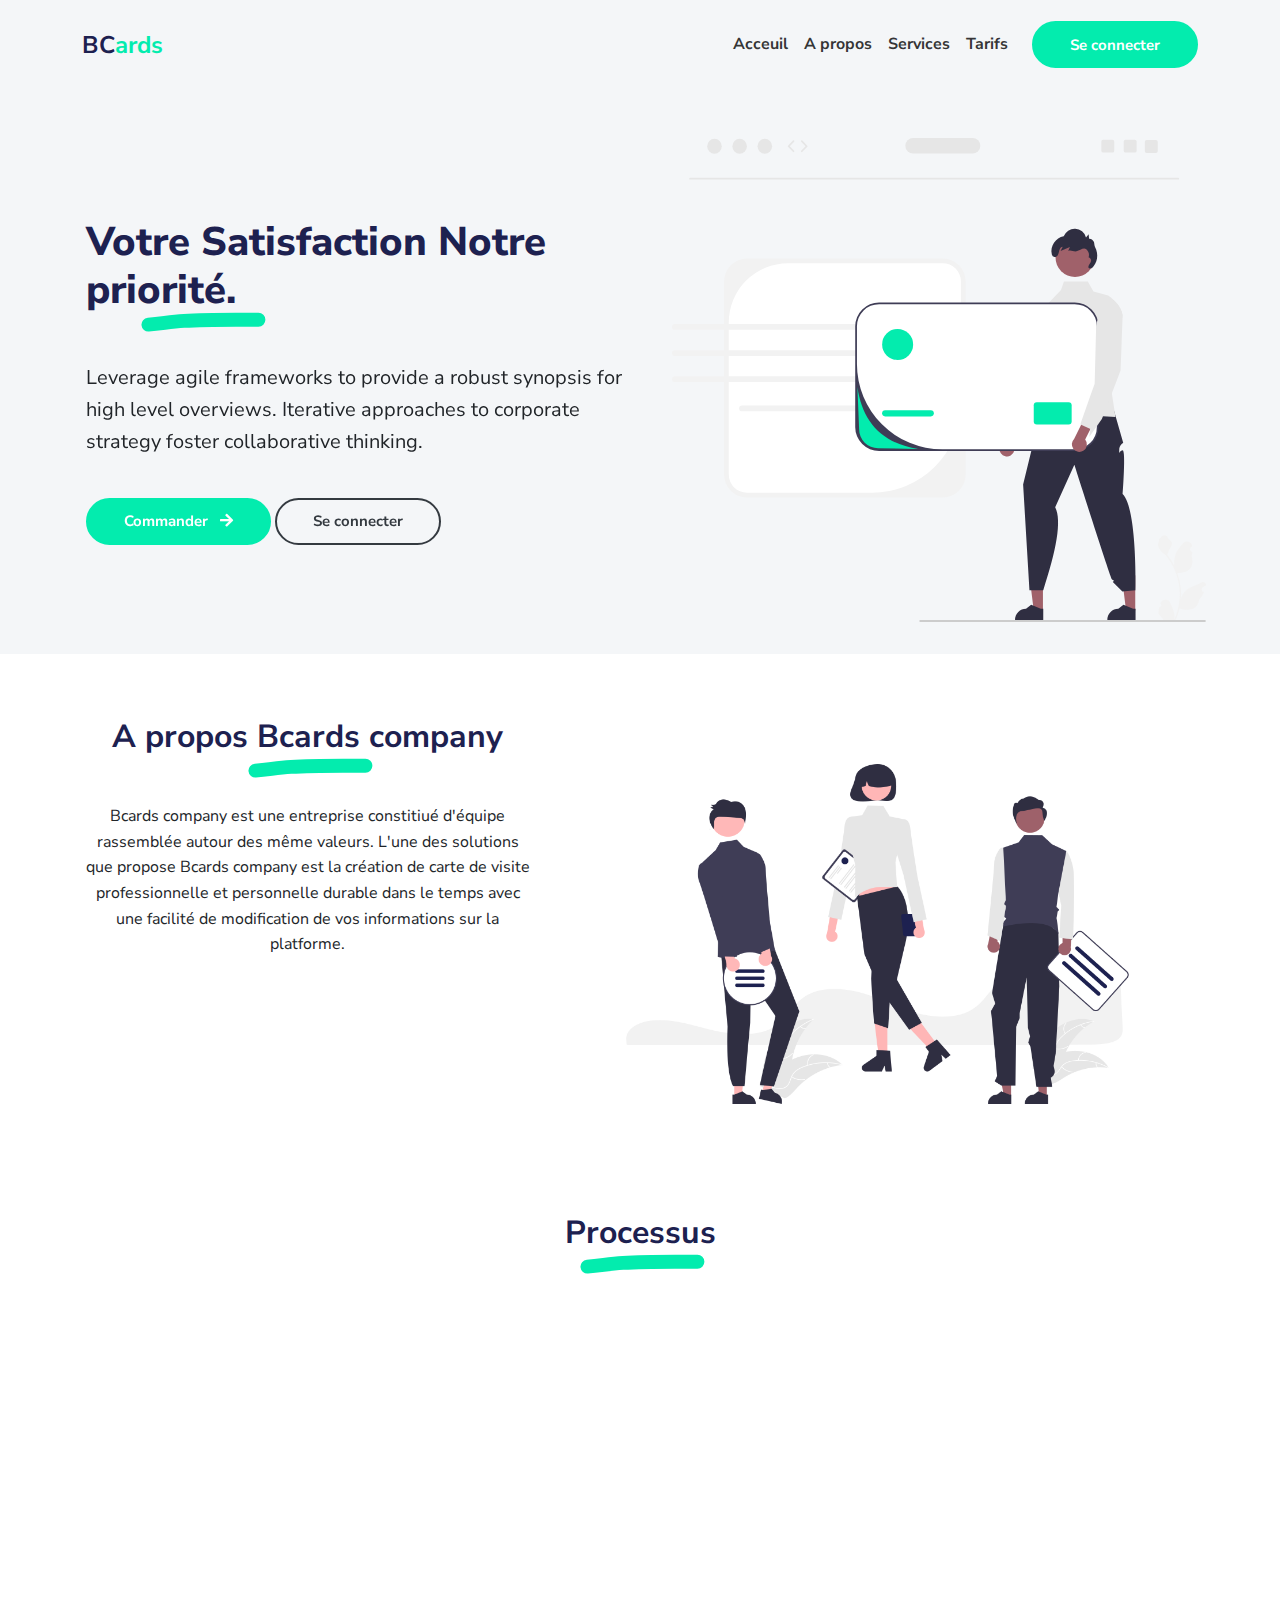
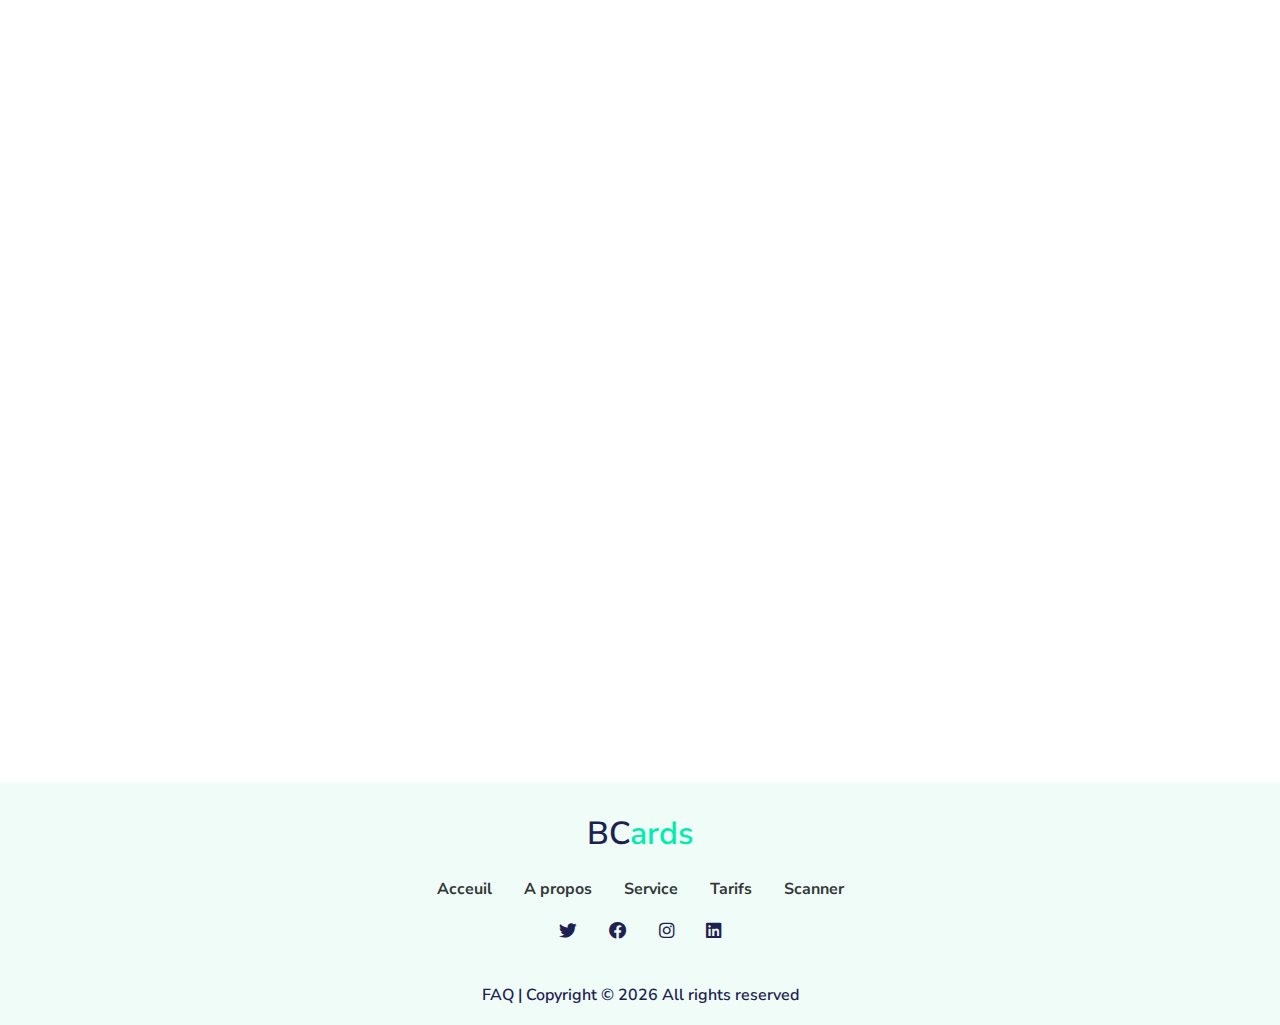
<file: index.html>
<!DOCTYPE html>
<!-- upto 2 directory depth-->
<html lang="en-US">

<head>
  <meta charset="UTF-8">
  <meta http-equiv="X-UA-Compatible" content="IE=edge">
  <meta name="viewport" content="width=device-width, initial-scale=1">
  <title>BCards-company</title>
  <link rel="preconnect" href="https://fonts.gstatic.com" crossorigin="crossorigin" />
  <link rel="preload" as="style"
    href="https://fonts.googleapis.com/css2?family=Nunito+Sans:wght@300;400;700;800&amp;display=swap" />
  <link rel="stylesheet"
    href="https://fonts.googleapis.com/css2?family=Nunito+Sans:wght@300;400;700;800&amp;display=swap" media="print"
    onload="this.media='all'" />
  <noscript>
    <link rel="stylesheet"
      href="https://fonts.googleapis.com/css2?family=Nunito+Sans:wght@300;400;700;800&amp;display=swap" />
  </noscript>
  <link href="./css/font-awesome/css/all.min.css" rel="stylesheet">
  <link href="./css/bootstrap-icons/bootstrap-icons.css" rel="stylesheet">
  <link href="./css/bootstrap.min.css" rel="stylesheet">
  <link href="./css/aos.css" rel="stylesheet">
  <link href="./css/main.css" rel="stylesheet">
  <noscript>
    <style type="text/css">
      [data-aos] {
        opacity: 1 !important;
        transform: translate(0) scale(1) !important;
      }
    </style>
  </noscript>
</head>

<body id="top" class="m-0 p-0">
  <header class="bg-light">
    <nav class="navbar navbar-expand-lg navbar-light bg-light" id="header-nav" role="navigation">
      <div class="container"><a class="navbar-brand site-title mb-0" href="#">BC<span>ards</span></a>
        <button class="navbar-toggler" type="button" data-bs-toggle="collapse" data-bs-target="#navbarSupportedContent"
          aria-controls="navbarSupportedContent" aria-expanded="false" aria-label="Toggle navigation"><span
            class="navbar-toggler-icon"></span></button>
        <div class="collapse navbar-collapse" id="navbarSupportedContent">
          <ul class="navbar-nav ms-auto me-2">
            <li class="nav-item"><a class="nav-link" href="index.html">Acceuil</a></li>
            <li class="nav-item"><a class="nav-link" href="#about">A propos</a></li>
            <li class="nav-item"><a class="nav-link" href="#services">Services</a></li>
            <li class="nav-item"><a class="nav-link" href="#tarif">Tarifs</a></li>
          </ul><a class="btn btn-important shadow-0" href="login.html">Se connecter</a>
        </div>
      </div>
    </nav>
  </header>
  <div class="page-content">
    <div id="content">
      <header>
        <div class="cover bg-light">
          <div class="container px-2">
            <div class="row">
              <div class="col-lg-6">
                <div class="mt-5 pt-lg-5">
                  <h1 class="intro-title marker" data-aos="fade-left" data-aos-delay="50">Votre Satisfaction Notre
                    priorité.</h1>
                  <p class="lead fw-normal mt-4" data-aos="fade-up" data-aos-delay="100">Leverage agile frameworks to
                    provide a robust synopsis for high level overviews. Iterative approaches to corporate strategy
                    foster collaborative thinking.</p>
                  <div class="mt-3" data-aos="fade-up" data-aos-delay="200"><a
                      class=" btn btn-important mt-1 " href="bcard_User_Info.html">Commander <i
                        class="fas fa-arrow-right ms-1"></i>
                    </a>
                    <a class="btn btn-outline-secondary mt-1" href="login.html">Se connecter</a>
                  </div>
                </div>
              </div>
              <div class="col-lg-6 p-3 pe-lg-0" data-aos="fade-left" data-aos-delay="100"><img class="pt-2 img-fluid"
                  src="images/illustrations/undraw_pay_online_re_aqe6.svg" alt="banner-bcards" /></div>
            </div>
          </div>
        </div>
      </header>
      <div class="section pt-3 pt-lg-5 px-2 px-lg-4" id="about">
        <div class="container">
          <div class="row">

            <div class="text-center col-lg-5">
              <div class="text-center mb-4">
                <h2 class="marker marker-center">A propos Bcards company</h2>
              </div>
              <p class="mx-auto mb-3 b-cards_description" style="max-width:800px">Bcards company est une entreprise
                constitiué d'équipe rassemblée autour des même valeurs. L'une des solutions que propose Bcards company
                est
                la création de carte de visite professionnelle et personnelle durable dans le temps avec une facilité de
                modification de vos informations sur la platforme. </p>
            </div>
            <div class="col-lg-7">
              <img class="img-fluid p-0" src="images/illustrations/undraw_Team_spirit_re_yl1v(1).png"
                alt="Responsive image" style="width: 100vh" />
            </div>
          </div>
        </div>
        <div class="section" id="services">
          <div class="container">
            <div class="text-center mb-4 mt-5">
              <h2 class="marker marker-center">Processus</h2>
            </div>
            <div class="row py-3">
              <div class="col-md-6 col-lg-3 text-center" data-aos="fade-up" data-aos-delay="100">
                <div class="border  p-3 about-service mb-3">
                  <div class="text-center text-secondary display-3"><img
                      src="images/illustrations/shopping_basket_64px.png" alt=""></div>
                  <h3 class="h4 mt-2">Achat de carte</h3>
                  <p class="text-small">Faites votre commande suivant l'option pris en remplissant vos informations.
                  </p>
                </div>
              </div>
              <div class="col-md-6 col-lg-3 text-center" data-aos="fade-up" data-aos-delay="200">
                <div class="border  p-3 about-service mb-3">
                  <div class="text-center text-secondary display-3"><img
                      src="images/illustrations/card_payment_64px.png" alt=""></div>
                  <h3 class="h4 mt-2">Recevez la carte</h3>
                  <p class="text-small">Ensuite vous reçevez votre carte avec un QR code qui vous permettra d'acéder aus
                    site.
                  </p>
                </div>
              </div>
              <div class="col-md-6 col-lg-3 text-center" data-aos="fade-up" data-aos-delay="300">
                <div class="border  p-3 about-service mb-3">
                  <div class="text-center text-secondary display-3"><img src="images/illustrations/nook_64px.png"
                      alt=""></div>
                  <h3 class="h4 mt-2">Accéder à votre interface</h3>
                  <p class="text-small">Puis vous accéder à votre interface personnelle ou vous pouvez compléter et
                    modifier votre profil.
                  </p>
                </div>
              </div>
              <div class="col-md-6 col-lg-3 text-center" data-aos="fade-up" data-aos-delay="400">
                <div class="border  p-3 about-service mb-3">
                  <div class="text-center text-secondary display-3"><img src="images/illustrations/share_64px.png"
                      alt="">
                  </div>
                  <h3 class="h4 mt-2">Partager Grace au QR Code</h3>
                  <p class="text-small">Grace aux QR code de la carte une autre personne peut scanner et accéder à votre
                    profil pour voir vos informations sans les modifier.
                  </p>
                </div>
              </div>
            </div>
          </div>
        </div>

        <div class="container" id="tarif">
          <!--div class="row py-3 py-lg-5">
            <div class="col-lg-6 col-md-5 px-3 order-md-last" data-aos="fade-zoom-in" data-aos-delay="50"
              data-aos-easing="ease-in-back"><img class="my-3 img-fluid" src="images/illustrations/development.svg"
                alt="development" /></div>
            <div class="col-lg-6 col-md-7 px-2" data-aos="zoom-in" data-aos-delay="100">
              <div class="h3 mb-2">Let our <strong>Agile Team</strong> understand and serve your needs.</div>
              <p class="text-secondary mb-3">Lorem ipsum dolor sit amet, consectetur adipiscing elit. Curabitur vehicula
                auctor ornare. Nulla non ullamcorper tellus. Vestibulum pulvinar eros nec tortor maximus, iaculis rutrum
                nibh mollis.</p>
              <div class="row">
                <div class="col-lg-6 mb-2">
                  <div class="border border-3 rounded px-2 py-2 d-flex align-items-center">
                    <div class="badge bg-success me-2"><i class="fas fa-check"></i></div>
                    <div class="text-secondary fw-bold">Active Colloboration</div>
                  </div>
                </div>
                <div class="col-lg-6 mb-2">
                  <div class="border border-3 rounded px-2 py-2 d-flex align-items-center">
                    <div class="badge bg-success me-2"><i class="fas fa-check"></i></div>
                    <div class="text-secondary fw-bold">On-Schedule Delivery</div>
                  </div>
                </div>
                <div class="col-lg-6 mb-2">
                  <div class="border border-3 rounded px-2 py-2 d-flex align-items-center">
                    <div class="badge bg-success me-2"><i class="fas fa-check"></i></div>
                    <div class="text-secondary fw-bold">After Sales Services</div>
                  </div>
                </div>
                <div class="col-lg-6 mb-2">
                  <div class="border border-3 rounded px-2 py-2 d-flex align-items-center">
                    <div class="badge bg-success me-2"><i class="fas fa-check"></i></div>
                    <div class="text-secondary fw-bold">24x7 On-Support</div>
                  </div>
                </div>
              </div>
            </div>
          </div-->
          <div class="row py-3 py-lg-5">
            <div class="col-lg-6 col-md-5 px-3" data-aos="fade-zoom-in" data-aos-delay="50"
              data-aos-easing="ease-in-back"><img class="my-3 img-fluid"
                src="images/illustrations/undraw_Stock_prices_re_js33.png" alt="creative-team" /></div>
            <div class="col-lg-6 col-md-7 px-2" data-aos="zoom-in" data-aos-delay="100">
              <div class="h3 mb-2 marke marker-center">Nos <strong>Tarifs</strong></div>
              <p class="text-secondary mb-3 mt-3">Alors ici vous avez un bref aperçu de nos tarifs.Vous pouvez opter
                pour une carte simple, personnelle si vous êtes un particulier.
                La second option est dopté pour une carte d'entreprise avec une personnalisation.
              </p>
              <div class="row">
                <div class="col-lg-6 mb-2">
                  <div class="border border-3 rounded px-2 py-2 d-flex align-items-center">
                    <div class="text-secondary text-center fw-bold ">Carte + QR code</div>
                  </div>
                </div>
                <div class="col-lg-6 mb-2">
                  <div class="border border-3 rounded px-2 py-2 text-center d-flex align-items-center">
                    <div class="text-secondary  fw-bold">Carte Personnaliser</div>
                  </div>
                </div>
                <div class="col-lg-6 mb-2">
                  <div class="border border-3 rounded px-2 py-2 d-flex align-items-center">
                    <div class="badge bg-success me-2"><i class="fas fa-check"></i></div>
                    <div class="text-secondary fw-bold">15 000 FCFA</div>
                  </div>
                </div>
                <div class="col-lg-6 mb-2">
                  <div class="border border-3 rounded px-2 py-2 d-flex align-items-center">
                    <div class="badge bg-success me-2"><i class="fas fa-check"></i></div>
                    <div class="text-secondary fw-bold">25 000 FCFA</div>
                  </div>
                </div>
              </div>
            </div>
          </div>
          <!--div class="row py-3 py-lg-5">
      <div class="col-lg-6 col-md-5 px-3 order-md-last" data-aos="fade-zoom-in" data-aos-delay="50" data-aos-easing="ease-in-back"><img class="my-3 img-fluid" src="images/illustrations/work-chat.svg" alt="work-chat"/></div>
      <div class="col-lg-6 col-md-7 px-2" data-aos="zoom-in" data-aos-delay="100">
        <div class="h3 mb-2">We believe in <strong>Long Term Partnership</strong>.</div>
        <p class="text-secondary mb-3">Lorem ipsum dolor sit amet consectetur adipiscing elit primis rutrum, nullam tempor malesuada laoreet tempus blandit pretium etc.</p>
        <ul class="nav nav-tabs nav-fill" role="tablist">
          <li class="nav-item" role="presentation"><a class="nav-link p-1 active" aria-current="page" href="#experience" data-bs-toggle="tab"><span class="badge bg-secondary me-1">1</span> Experience</a></li>
          <li class="nav-item" role="presentation"><a class="nav-link p-1" href="#flexibility" data-bs-toggle="tab"><span class="badge bg-secondary me-1">2</span> Flexibility</a></li>
          <li class="nav-item" role="presentation"><a class="nav-link p-1" href="#results" data-bs-toggle="tab"><span class="badge bg-secondary me-1">3</span> Results</a></li>
        </ul>
        <div class="tab-content border border-top-0 text-secondary p-3" id="myTabContent">
          <div class="tab-pane fade show active" id="experience" role="tabpanel" aria-labelledby="home-tab">
            <p>Lorem ipsum dolor sit amet consectetur adipiscing elit primis rutrum, nullam tempor malesuada laoreet tempus blandit pretium etc.</p>
            <p>Curabitur vehicula auctor ornare. Nulla non ullamcorper tellus. Vestibulum pulvinar eros nec tortor maximus, iaculis rutrum nibh mollis.</p><a class="fw-bold text-decoration-none" href="#!">Learn More<i class="fas fa-arrow-right ms-1"></i></a>
          </div>
          <div class="tab-pane fade" id="flexibility" role="tabpanel" aria-labelledby="profile-tab">
            <p>Leverage agile frameworks to provide a robust synopsis for high level overviews.</p>
            <p>Organically grow the holistic world view of disruptive innovation via workplace diversity and empowerment.</p><a class="fw-bold text-decoration-none" href="#!">Learn More<i class="fas fa-arrow-right ms-1"></i></a>
          </div>
          <div class="tab-pane fade" id="results" role="tabpanel" aria-labelledby="contact-tab">
            <p>Capitalize on low hanging fruit to identify a ballpark value added activity to beta test.</p>
            <p>Nanotechnology immersion along the information highway will close the loop on focusing solely on the bottom line.</p><a class="fw-bold text-decoration-none" href="#!">Learn More<i class="fas fa-arrow-right ms-1"></i></a>
          </div>
        </div>
      </div>
    </div-->
        </div>
      </div>
      <div class="section py-3 py-lg-1 px-2 px-lg-4" id="clients">
        <!--div class="container-narrow">
          <div class="text-center mb-4">
            <h2 class="marker marker-center">Trusted By</h2>
          </div>
          <div class="text-center">
            <p class="mx-auto mb-3" style="max-width:800px">Collaboratively administrate empowered markets via
              plug-and-play networks.</p>
          </div>
          <div class="text-center" data-aos="zoom-in-up" data-aos-delay="100">
            <div class="mx-auto mb-3"> <img class="p-1" src="images/clients/client1.png" /><img class="p-1"
                src="images/clients/client2.png" /><img class="p-1" src="images/clients/client3.png" /><img class="p-1"
                src="images/clients/client4.png" /><img class="p-1" src="images/clients/client5.png" /><img class="p-1"
                src="images/clients/client6.png" /><img class="p-1" src="images/clients/client7.png" /></div>
          </div>
        </div-->
      </div>


      <footer class="footer ">
        <div class="container">
          <div class="row justify-content-center">
            <div class="col-md-12 mt-3">
              <h2 class="footer-heading text-center"><a href="#" class="logo">BC<span>ards</span></a></h2>
              <div class="d-flex justify-content-center">
                <a class="nav-link px-2" href="#!">Acceuil</a>
                <a class="nav-link px-2" href="#about">A propos</a>
                <a class="nav-link px-2" href="#services">Service</a>
                <a class="nav-link px-2" href="#tarif">Tarifs</a>
                <a class="nav-link px-2" href="">Scanner</a>

                </div>
              <div class="social-nav d-flex justify-content-center">
                <nav role="navigation" class="">
                  <ul class="nav text-light text-center">
                    <li class="nav-item mx-1"><a class="nav-link" href="" title="Twitter"><i
                          class="fab fa-twitter"></i><span class="menu-title sr-only">Twitter</span></a></li>
                    <li class="nav-item mx-1"><a class="nav-link" href=""
                        title="Facebook"><i class="fab fa-facebook"></i><span
                          class="menu-title sr-only">Facebook</span></a></li>
                    <li class="nav-item mx-1"><a class="nav-link" href=""
                        title="Instagram"><i class="fab fa-instagram"></i><span
                          class="menu-title sr-only">Instagram</span></a></li>
                    <li class="nav-item mx-1"><a class="nav-link" href="" title="LinkedIn"><i
                          class="fab fa-linkedin"></i><span class="menu-title sr-only">LinkedIn</span></a></li>
                   
                  </ul>
                </nav>
              </div>
            </div>
          </div>
          <div class="row mt-3">
            <div class="col-md-12 text-center">
              <p class="copyright">
                <!-- Link back to Colorlib can't be removed. Template is licensed under CC BY 3.0. -->
                <a href="faq.html">FAQ</a>
                | Copyright &copy;
                <script>document.write(new Date().getFullYear());</script> All rights reserved
                <!-- Link back to Colorlib can't be removed. Template is licensed under CC BY 3.0. -->
              </p>
            </div>
          </div>
        </div>
      </footer>
    </div>
  </div>
  <div id="scrolltop"><a class="btn btn-secondary" href="#top"><span class="icon"><i
          class="fas fa-angle-up fa-x"></i></span></a></div>
  <script src="./scripts/imagesloaded.pkgd.min.js?ver=1.2.0"></script>
  <script src="./scripts/masonry.pkgd.min.js?ver=1.2.0"></script>
  <script src="./scripts/BigPicture.min.js?ver=1.2.0"></script>
  <script src="./scripts/purecounter.min.js?ver=1.2.0"></script>
  <script src="./scripts/bootstrap.bundle.min.js?ver=1.2.0"></script>
  <script src="./scripts/aos.min.js?ver=1.2.0"></script>
  <script src="./scripts/main.js?ver=1.2.0"></script>
</body>

</html>
</file>
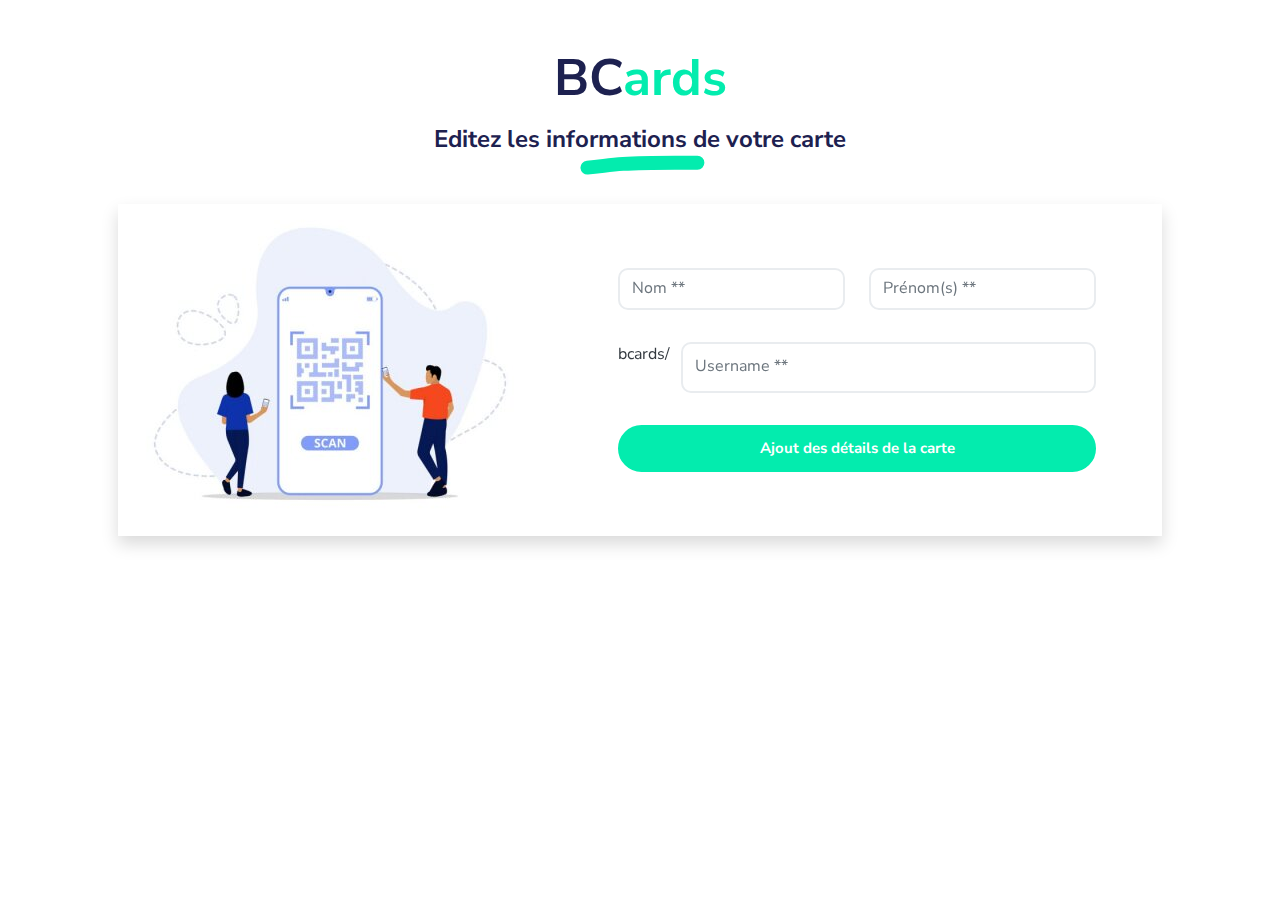
<file: bcard_User_Info.html>
<!DOCTYPE html>
<!-- upto 2 directory depth-->
<html lang="en-US">

<head>
    <meta charset="UTF-8">
    <meta http-equiv="X-UA-Compatible" content="IE=edge">
    <meta name="viewport" content="width=device-width, initial-scale=1">
    <title>BCards-company</title>
    <link rel="preconnect" href="https://fonts.gstatic.com" crossorigin="crossorigin" />
    <link rel="preload" as="style"
        href="https://fonts.googleapis.com/css2?family=Nunito+Sans:wght@300;400;700;800&amp;display=swap" />
    <link rel="stylesheet"
        href="https://fonts.googleapis.com/css2?family=Nunito+Sans:wght@300;400;700;800&amp;display=swap" media="print"
        onload="this.media='all'" />
    <noscript>
        <link rel="stylesheet"
            href="https://fonts.googleapis.com/css2?family=Nunito+Sans:wght@300;400;700;800&amp;display=swap" />
    </noscript>
    <link href="./css/font-awesome/css/all.min.css" rel="stylesheet">
    <link href="./css/bootstrap-icons/bootstrap-icons.css" rel="stylesheet">
    <link href="./css/bootstrap.min.css" rel="stylesheet">
    <link href="./css/aos.css" rel="stylesheet">
    <link href="./css/main.css" rel="stylesheet">
    <noscript>
        <style type="text/css">
            [data-aos] {
                opacity: 1 !important;
                transform: translate(0) scale(1) !important;

            }
        </style>
    </noscript>
</head>

<body id="body">
    <div class="container">
        <div class="row h-100 justify-content-center align-items-center">
            <div class="col-12">
                <div class="section py-3 py-lg-4 px-2 px-lg-4" id="contact">
                    <div class="container-narrow">
                        <div class="text-center mb-4">

                            <h1 class="fw-bold site-titl">BC<span>ards</span></h1>

                            <h4 class="marker marker-center ">Editez les informations de votre carte</h4>
                        </div>
                        <div class="row shadow">
                            <div class="col-md-5">
                                <img src="./images/illustrations/qr-code-vector.jpg" class="img-fluid"
                                alt="Responsive image" srcset="">
                               </div>
                            <div class="col-md-7 mx-auto py-2 justify-content-center  d-flex"
                                data-aos="zoom-in" data-aos-delay="100">
                                <div class=" my-2 p-3 pt-2">
                                    <form action="" method="POST">
                                        <div class="row d-flex">
                                            <div class="col form-group my-2">
                                                <input class="form-control" type="text" id="name" name="name"
                                                    placeholder="Nom **" required>
                                            </div>
                                            <div class=" col form-group my-2">
                                                <input class="form-control" type="email" id="email" name="email"
                                                    placeholder="Prénom(s) **" required>
                                            </div>
                                        </div>
                                        <div class="form-group text-secondary my-2 d-flex">
                                            bcards/&nbsp; &nbsp; &nbsp; <input class="form-control" type="text"
                                                id="username" name="username" placeholder="Username **" required>
                                        </div>
                                        <div class=" d-flex justify-content-between">
                                            <a class="btn btn-important mt-2  col-12 add-btn" href="delivery_details.html" type="submit">Ajout
                                                des détails de la carte</a>
                                        </div>
                                    </form>
                                </div>
                               
                            </div>
                        </div>
                    </div>
                </div>
            </div>
        </div>
    </div>

    <!--footer class="footer mt-4">
        <div class="container">
            <div class="row justify-content-center">
                <div class="col-md-12 mt-3">
                    <h2 class="footer-heading text-center"><a href="#" class="logo">BC<span>ards</span></a></h2>
                    <div class="d-flex justify-content-center">
                        <a class="nav-link px-2" href="index.html">Acceuil</a>
                        <a class="nav-link px-2" href="#about">A propos</a>
                        <a class="nav-link px-2" href="#services">Service</a>
                        <a class="nav-link px-2" href="#tarif">Tarifs</a>
                        <a class="nav-link px-2" href="">Scanner</a>

                    </div>
                    <div class="social-nav d-flex justify-content-center">
                        <nav role="navigation" class="">
                            <ul class="nav text-light text-center">
                                <li class="nav-item mx-1"><a class="nav-link" href="" title="Twitter"><i
                                            class="fab fa-twitter"></i><span
                                            class="menu-title sr-only">Twitter</span></a></li>
                                <li class="nav-item mx-1"><a class="nav-link" href="" title="Facebook"><i
                                            class="fab fa-facebook"></i><span
                                            class="menu-title sr-only">Facebook</span></a></li>
                                <li class="nav-item mx-1"><a class="nav-link" href="" title="Instagram"><i
                                            class="fab fa-instagram"></i><span
                                            class="menu-title sr-only">Instagram</span></a></li>
                                <li class="nav-item mx-1"><a class="nav-link" href="" title="LinkedIn"><i
                                            class="fab fa-linkedin"></i><span
                                            class="menu-title sr-only">LinkedIn</span></a></li>

                            </ul>
                        </nav>
                    </div>
                </div>
            </div>
            <div class="row mt-3">
                <div class="col-md-12 text-center">
                    <p class="copyright">
                        < Link back to Colorlib can't be removed. Template is licensed under CC BY 3.0. >
                        <a href="faq.html">FAQ</a>
                        | Copyright &copy;
                        <script>document.write(new Date().getFullYear());</script> All rights reserved
                         Link back to Colorlib can't be removed. Template is licensed under CC BY 3.0. 
                    </p>
                </div>
            </div>
        </div>
    </footer-->
    <script src="./scripts/imagesloaded.pkgd.min.js?ver=1.2.0"></script>
    <script src="./scripts/masonry.pkgd.min.js?ver=1.2.0"></script>
    <script src="./scripts/BigPicture.min.js?ver=1.2.0"></script>
    <script src="./scripts/purecounter.min.js?ver=1.2.0"></script>
    <script src="./scripts/bootstrap.bundle.min.js?ver=1.2.0"></script>
    <script src="./scripts/aos.min.js?ver=1.2.0"></script>
    <script src="./scripts/main.js?ver=1.2.0"></script>
</body>

</html>
</file>
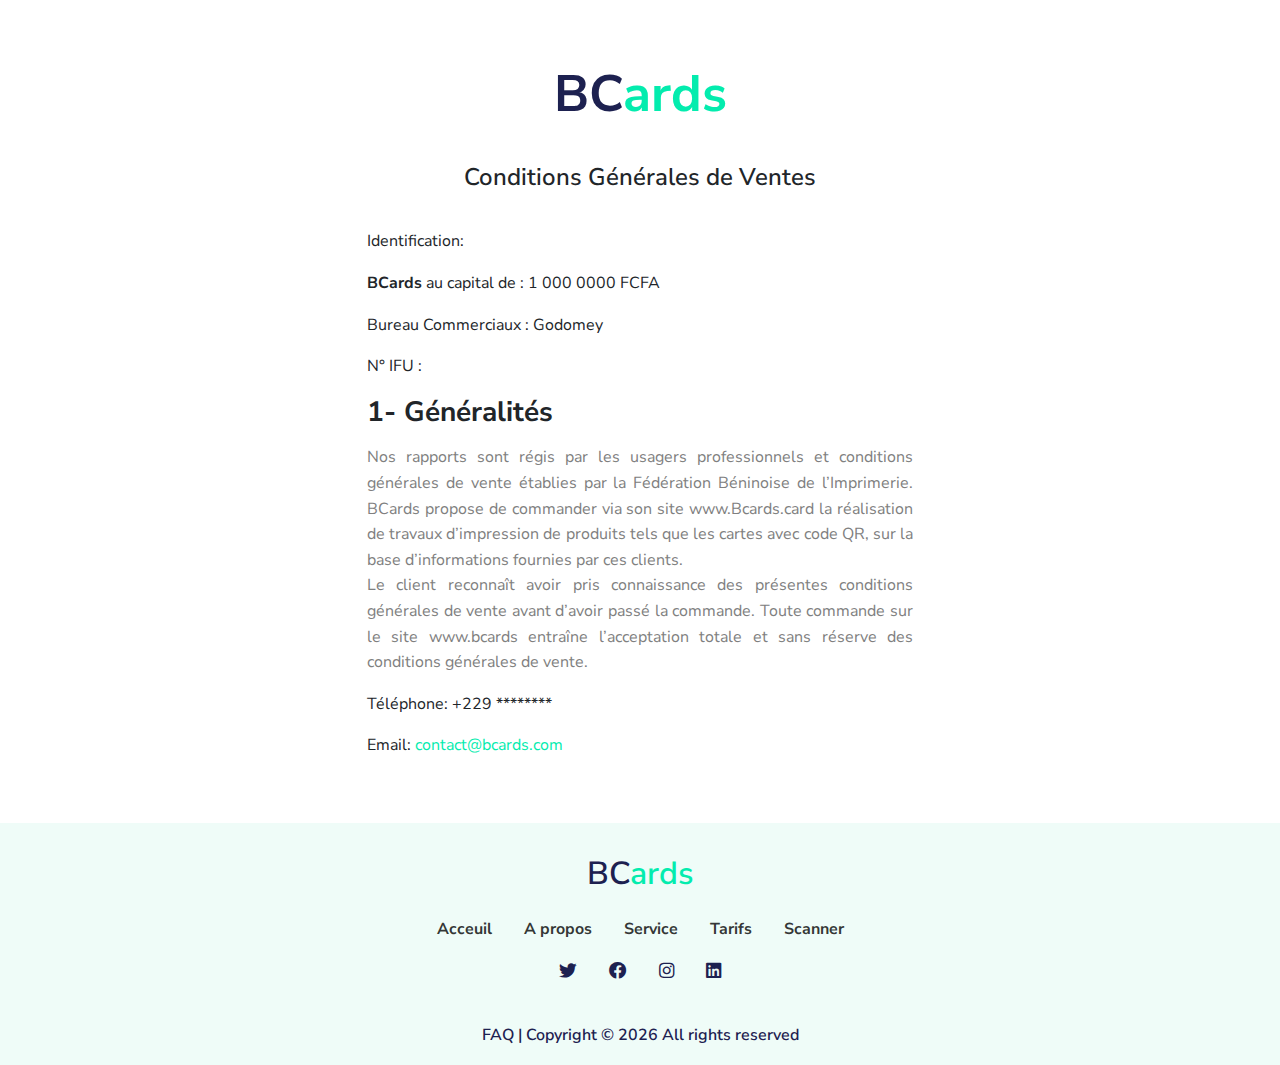
<file: conditions_vente.html>
<!DOCTYPE html>
<!-- upto 2 directory depth-->
<html lang="en-US">

<head>
    <meta charset="UTF-8">
    <meta http-equiv="X-UA-Compatible" content="IE=edge">
    <meta name="viewport" content="width=device-width, initial-scale=1">
    <title>BCards-company</title>
    <link rel="preconnect" href="https://fonts.gstatic.com" crossorigin="crossorigin" />
    <link rel="preload" as="style"
        href="https://fonts.googleapis.com/css2?family=Nunito+Sans:wght@300;400;700;800&amp;display=swap" />
    <link rel="stylesheet"
        href="https://fonts.googleapis.com/css2?family=Nunito+Sans:wght@300;400;700;800&amp;display=swap" media="print"
        onload="this.media='all'" />
    <noscript>
        <link rel="stylesheet"
            href="https://fonts.googleapis.com/css2?family=Nunito+Sans:wght@300;400;700;800&amp;display=swap" />
    </noscript>
    <link href="./css/font-awesome/css/all.min.css" rel="stylesheet">
    <link href="./css/bootstrap-icons/bootstrap-icons.css" rel="stylesheet">
    <link href="./css/bootstrap.min.css" rel="stylesheet">
    <link href="./css/aos.css" rel="stylesheet">
    <link href="./css/main.css" rel="stylesheet">
    <noscript>
        <style type="text/css">
            [data-aos] {
                opacity: 1 !important;
                transform: translate(0) scale(1) !important;
            }
        </style>
    </noscript>
</head>

<body id="body-bcards-faq">
    <div class="bcards-faq text-center">
        <h1 class="fw-bold mt-5">BC<span>ards</span></h1>
        <p class="py-2">Conditions Générales de Ventes</p>
    </div>
    <div class="container mx-auto">
        <div class="row">
            <div class="col-md-6 mx-auto">
                <p style="">Identification:</p>
                <p style=""> <strong>BCards</strong> au capital de : 1 000 0000 FCFA</p>
                <p style=""> Bureau Commerciaux : Godomey</p>
                <p style=""> N° IFU : </p>
                <div class="list_conditions">
                    <h3>1- Généralités</h3>
                    <p class="generality"> Nos rapports sont régis par les usagers professionnels et conditions générales de vente
                        établies par la Fédération Béninoise de l’Imprimerie. BCards propose de commander via
                        son site www.Bcards.card la réalisation de travaux d’impression de produits tels que les cartes
                        avec code QR,
                        sur la base d’informations fournies par ces clients.
                        <br>
                        Le client reconnaît avoir pris connaissance des présentes conditions générales de vente avant
                        d’avoir passé la commande. Toute commande sur le site www.bcards entraîne l’acceptation
                        totale et sans réserve des conditions générales de vente.
                        <p>Téléphone: +229 ********</p>
                        <p>Email: <span class="" style="color: #03ECAE;">contact@bcards.com</span></p>
                    </p>
                </div>


            </div>
        </div>
    </div>
    <footer class="footer mt-4">
        <div class="container">
            <div class="row justify-content-center">
                <div class="col-md-12 mt-3">
                    <h2 class="footer-heading text-center"><a href="#" class="logo">BC<span>ards</span></a></h2>
                    <div class="d-flex justify-content-center">
                        <a class="nav-link px-2" href="index.html">Acceuil</a>
                        <a class="nav-link px-2" href="#about">A propos</a>
                        <a class="nav-link px-2" href="#services">Service</a>
                        <a class="nav-link px-2" href="#tarif">Tarifs</a>
                        <a class="nav-link px-2" href="">Scanner</a>

                    </div>
                    <div class="social-nav d-flex justify-content-center">
                        <nav role="navigation" class="">
                            <ul class="nav text-light text-center">
                                <li class="nav-item mx-1"><a class="nav-link" href="" title="Twitter"><i
                                            class="fab fa-twitter"></i><span
                                            class="menu-title sr-only">Twitter</span></a></li>
                                <li class="nav-item mx-1"><a class="nav-link" href="" title="Facebook"><i
                                            class="fab fa-facebook"></i><span
                                            class="menu-title sr-only">Facebook</span></a></li>
                                <li class="nav-item mx-1"><a class="nav-link" href="" title="Instagram"><i
                                            class="fab fa-instagram"></i><span
                                            class="menu-title sr-only">Instagram</span></a></li>
                                <li class="nav-item mx-1"><a class="nav-link" href="" title="LinkedIn"><i
                                            class="fab fa-linkedin"></i><span
                                            class="menu-title sr-only">LinkedIn</span></a></li>

                            </ul>
                        </nav>
                    </div>
                </div>
            </div>
            <div class="row mt-3">
                <div class="col-md-12 text-center">
                    <p class="copyright">
                        <!-- Link back to Colorlib can't be removed. Template is licensed under CC BY 3.0. -->
                        <a href="faq.html">FAQ</a>
                        | Copyright &copy;
                        <script>document.write(new Date().getFullYear());</script> All rights reserved
                        <!-- Link back to Colorlib can't be removed. Template is licensed under CC BY 3.0. -->
                    </p>
                </div>
            </div>
        </div>
    </footer>
    <script src="./scripts/imagesloaded.pkgd.min.js?ver=1.2.0"></script>
    <script src="./scripts/masonry.pkgd.min.js?ver=1.2.0"></script>
    <script src="./scripts/BigPicture.min.js?ver=1.2.0"></script>
    <script src="./scripts/purecounter.min.js?ver=1.2.0"></script>
    <script src="./scripts/bootstrap.bundle.min.js?ver=1.2.0"></script>
    <script src="./scripts/aos.min.js?ver=1.2.0"></script>
    <script src="./scripts/main.js?ver=1.2.0"></script>
</body>

</html>
</file>
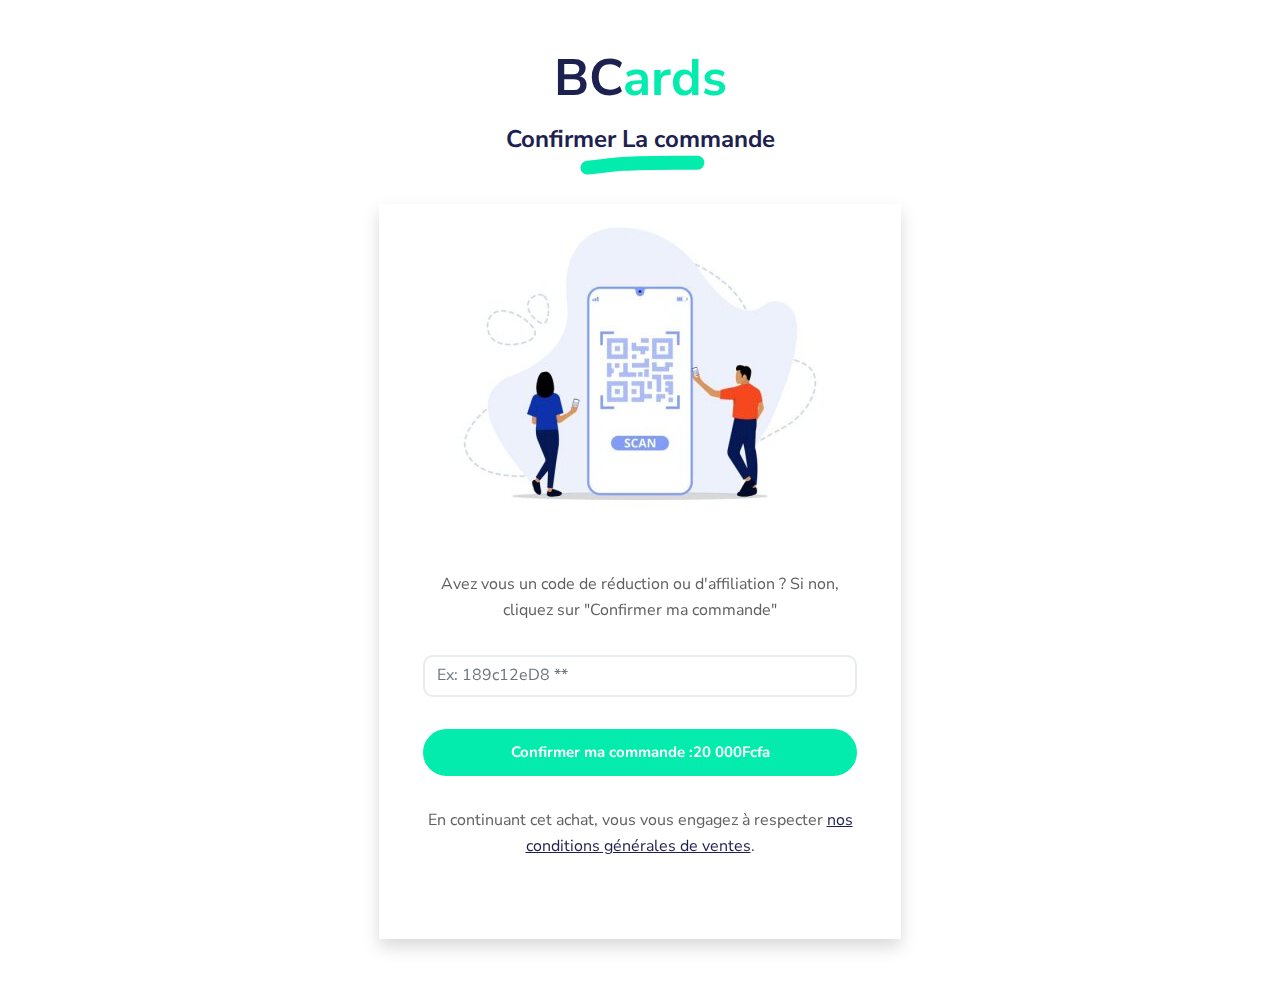
<file: confirm_order.html>
<!DOCTYPE html>
<!-- upto 2 directory depth-->
<html lang="en-US">

<head>
    <meta charset="UTF-8">
    <meta http-equiv="X-UA-Compatible" content="IE=edge">
    <meta name="viewport" content="width=device-width, initial-scale=1">
    <title>BCards-company</title>
    <link rel="preconnect" href="https://fonts.gstatic.com" crossorigin="crossorigin" />
    <link rel="preload" as="style"
        href="https://fonts.googleapis.com/css2?family=Nunito+Sans:wght@300;400;700;800&amp;display=swap" />
    <link rel="stylesheet"
        href="https://fonts.googleapis.com/css2?family=Nunito+Sans:wght@300;400;700;800&amp;display=swap" media="print"
        onload="this.media='all'" />
    <noscript>
        <link rel="stylesheet"
            href="https://fonts.googleapis.com/css2?family=Nunito+Sans:wght@300;400;700;800&amp;display=swap" />
    </noscript>
    <link href="./css/font-awesome/css/all.min.css" rel="stylesheet">
    <link href="./css/bootstrap-icons/bootstrap-icons.css" rel="stylesheet">
    <link href="./css/bootstrap.min.css" rel="stylesheet">
    <link href="./css/aos.css" rel="stylesheet">
    <link href="./css/main.css" rel="stylesheet">
    <noscript>
        <style type="text/css">
            [data-aos] {
                opacity: 1 !important;
                transform: translate(0) scale(1) !important;

            }
        </style>
    </noscript>
</head>

<body id="body">
    <div class="container">
        <div class="row h-100 justify-content-center align-items-center">
            <div class="col-12">
                <div class="section py-3 py-lg-4 px-2 px-lg-4" id="contact">
                    <div class="container-narrow">
                        <div class="text-center mb-4">

                            <h1 class="fw-bold site-titl">BC<span>ards</span></h1>

                            <h4 class="marker marker-center ">Confirmer La commande</h4>
                        </div>
                        <div class="row  flex-column">
                            <div class="col-md-6 shadow offset-md-3">
                                <div class="col-12 mx-auto">
                                    <img src="./images/illustrations/qr-code-vector.jpg" class="img-fluid mx-auto d-block"
                                        alt="Responsive image" srcset="">
                                </div>
                                <div class="col-12 mx-auto py-2 justify-content-center  d-flex" data-aos="zoom-in"
                                    data-aos-delay="100">
                                    <div class=" my-2 p-3 pt-2">
                                        <form action="" method="POST">
                                
                                            <div class="row d-flex delivery-form">
                                                <p class="text-center" style="color: rgb(97, 96, 96)">Avez vous un code de réduction ou d'affiliation ? Si non, cliquez sur "Confirmer ma commande"</p>
                                                <div class="col form-group my-2">
                                                    <input class="form-control" type="text" id="name" name="promo_code"
                                                        placeholder="Ex: 189c12eD8 **" required>
                                                </div>

                                                <div class=" d-flex justify-content-between">
                                                    <a class="btn btn-important inline-flex  items-center mt-2 col-12 mx-auto add-btn"
                                                        type="submit">Confirmer
                                                         ma commande :<span class="">20 000Fcfa</span></a>
                                                         
                                                </div>
                                                <p class="text-center mt-3" style="color: rgb(97, 96, 96)">En continuant cet achat, vous vous engagez à respecter 
                                                    <a href="conditions_vente.html" class="" style="color: #1D2150;">nos conditions générales de ventes</a>.</p>

                                        </form>
                                    </div>
                                </div>

                            </div>
                        </div>
                    </div>
                </div>
            </div>
        </div>
    </div>



    <script src="./scripts/imagesloaded.pkgd.min.js?ver=1.2.0"></script>
    <script src="./scripts/masonry.pkgd.min.js?ver=1.2.0"></script>
    <script src="./scripts/BigPicture.min.js?ver=1.2.0"></script>
    <script src="./scripts/purecounter.min.js?ver=1.2.0"></script>
    <script src="./scripts/bootstrap.bundle.min.js?ver=1.2.0"></script>
    <script src="./scripts/aos.min.js?ver=1.2.0"></script>
    <script src="./scripts/main.js?ver=1.2.0"></script>
</body>

</html>
</file>
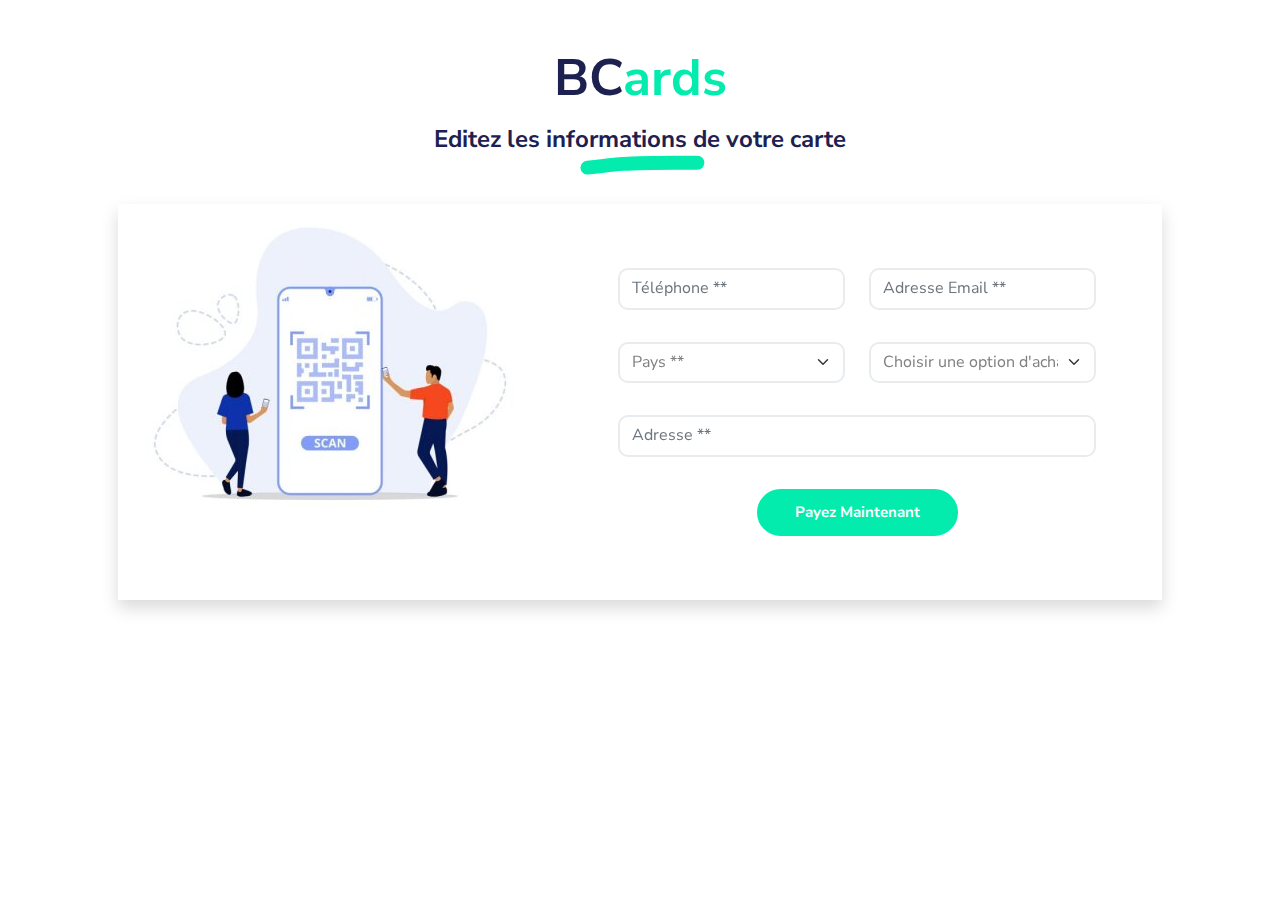
<file: delivery_details.html>
<!DOCTYPE html>
<!-- upto 2 directory depth-->
<html lang="en-US">

<head>
    <meta charset="UTF-8">
    <meta http-equiv="X-UA-Compatible" content="IE=edge">
    <meta name="viewport" content="width=device-width, initial-scale=1">
    <title>BCards-company</title>
    <link rel="preconnect" href="https://fonts.gstatic.com" crossorigin="crossorigin" />
    <link rel="preload" as="style"
        href="https://fonts.googleapis.com/css2?family=Nunito+Sans:wght@300;400;700;800&amp;display=swap" />
    <link rel="stylesheet"
        href="https://fonts.googleapis.com/css2?family=Nunito+Sans:wght@300;400;700;800&amp;display=swap" media="print"
        onload="this.media='all'" />
    <noscript>
        <link rel="stylesheet"
            href="https://fonts.googleapis.com/css2?family=Nunito+Sans:wght@300;400;700;800&amp;display=swap" />
    </noscript>
    <link href="./css/font-awesome/css/all.min.css" rel="stylesheet">
    <link href="./css/bootstrap-icons/bootstrap-icons.css" rel="stylesheet">
    <link href="./css/bootstrap.min.css" rel="stylesheet">
    <link href="./css/aos.css" rel="stylesheet">
    <link href="./css/main.css" rel="stylesheet">
    <noscript>
        <style type="text/css">
            [data-aos] {
                opacity: 1 !important;
                transform: translate(0) scale(1) !important;

            }
        </style>
    </noscript>
</head>

<body id="body">
    <div class="container">
        <div class="row h-100 justify-content-center align-items-center">
            <div class="col-12">
                <div class="section py-3 py-lg-4 px-2 px-lg-4" id="contact">
                    <div class="container-narrow">
                        <div class="text-center mb-4">

                            <h1 class="fw-bold site-titl">BC<span>ards</span></h1>

                            <h4 class="marker marker-center ">Editez les informations de votre carte</h4>
                        </div>
                        <div class="row shadow">
                            <div class="col-md-5">
                                <img src="./images/illustrations/qr-code-vector.jpg" class="img-fluid"
                                    alt="Responsive image" srcset="">
                            </div>
                            <div class="col-md-7 mx-auto py-2 justify-content-center  d-flex" data-aos="zoom-in"
                                data-aos-delay="100">
                                <div class=" my-2 p-3 pt-2">
                                    <form action="" method="POST">
                                        <div class="row d-flex delivery-form">
                                            <div class="col form-group my-2">
                                                <input class="form-control" type="tel" id="name" name="contact"
                                                    placeholder="Téléphone **" required>
                                            </div>
                                            <div class=" col form-group my-2">
                                                <input class="form-control" type="email" id="email" name="email"
                                                    placeholder="Adresse Email **" required>
                                            </div>
                                        </div>
                                        <div class="row d-flex">
                                            <div class="col form-group my-2">
                                                <select class="form-select " aria-label="Default select example "name="city">
                                                <option selected>Pays **</option>
                                                <option value="1">Benin</option>
                                                <option value="2">Ghana</option>
                                                <option value="3">Nigéria</option>
                                                <option value="4">Togo</option>
                                                <option value="5">Burkina Faso</option>
                                                <option value="6">Rwanda</option>
                                                <option value="7">Kénya</option>
                                                <option value="8">Argentine</option>
                                                <option value="9">Angola</option>
                                                <option value="10">China</option>
                                                <option value="11">Two</option>
                                                <option value="12">Three</option>
                                                </select required> 
                                                
                                            </div>
                                            <div class=" col form-group my-2">
                                                
                                                    <select class="form-select" aria-label="Default select example" name="payement_choice">
                                                        <option selected>Choisir une option d'achat ** </option>
                                                        <option value="1">Particulier</option>
                                                        <option value="2">Entreprise</option>
                                                      </select required >
                                            </div>
                                        </div>

                                        <div class="form-group text-secondary my-2 d-flex">
                                            <input class="form-control" type="text" id="adresse" name="adresse"
                                                placeholder="Adresse **" required>
                                        </div>
                                        <div class=" d-flex justify-content-between">
                                            <a class="btn btn-important mt-2 mx-auto add-btn" href="confirm_order.html" type="submit">Payez
                                                Maintenant</a>
                                        </div>
                                    </form>
                                </div>

                            </div>


                        </div>
                    </div>
                </div>
            </div>
        </div>
    </div>

    <!--footer class="footer mt-4">
        <div class="container">
            <div class="row justify-content-center">
                <div class="col-md-12 mt-3">
                    <h2 class="footer-heading text-center"><a href="#" class="logo">BC<span>ards</span></a></h2>
                    <div class="d-flex justify-content-center">
                        <a class="nav-link px-2" href="index.html">Acceuil</a>
                        <a class="nav-link px-2" href="#about">A propos</a>
                        <a class="nav-link px-2" href="#services">Service</a>
                        <a class="nav-link px-2" href="#tarif">Tarifs</a>
                        <a class="nav-link px-2" href="">Scanner</a>

                    </div>
                    <div class="social-nav d-flex justify-content-center">
                        <nav role="navigation" class="">
                            <ul class="nav text-light text-center">
                                <li class="nav-item mx-1"><a class="nav-link" href="" title="Twitter"><i
                                            class="fab fa-twitter"></i><span
                                            class="menu-title sr-only">Twitter</span></a></li>
                                <li class="nav-item mx-1"><a class="nav-link" href="" title="Facebook"><i
                                            class="fab fa-facebook"></i><span
                                            class="menu-title sr-only">Facebook</span></a></li>
                                <li class="nav-item mx-1"><a class="nav-link" href="" title="Instagram"><i
                                            class="fab fa-instagram"></i><span
                                            class="menu-title sr-only">Instagram</span></a></li>
                                <li class="nav-item mx-1"><a class="nav-link" href="" title="LinkedIn"><i
                                            class="fab fa-linkedin"></i><span
                                            class="menu-title sr-only">LinkedIn</span></a></li>

                            </ul>
                        </nav>
                    </div>
                </div>
            </div>
            <div class="row mt-3">
                <div class="col-md-12 text-center">
                    <p class="copyright">
                        < Link back to Colorlib can't be removed. Template is licensed under CC BY 3.0. >
                        <a href="faq.html">FAQ</a>
                        | Copyright &copy;
                        <script>document.write(new Date().getFullYear());</script> All rights reserved
                         Link back to Colorlib can't be removed. Template is licensed under CC BY 3.0. 
                    </p>
                </div>
            </div>
        </div>
    </footer-->
    <script src="./scripts/imagesloaded.pkgd.min.js?ver=1.2.0"></script>
    <script src="./scripts/masonry.pkgd.min.js?ver=1.2.0"></script>
    <script src="./scripts/BigPicture.min.js?ver=1.2.0"></script>
    <script src="./scripts/purecounter.min.js?ver=1.2.0"></script>
    <script src="./scripts/bootstrap.bundle.min.js?ver=1.2.0"></script>
    <script src="./scripts/aos.min.js?ver=1.2.0"></script>
    <script src="./scripts/main.js?ver=1.2.0"></script>
</body>

</html>
</file>
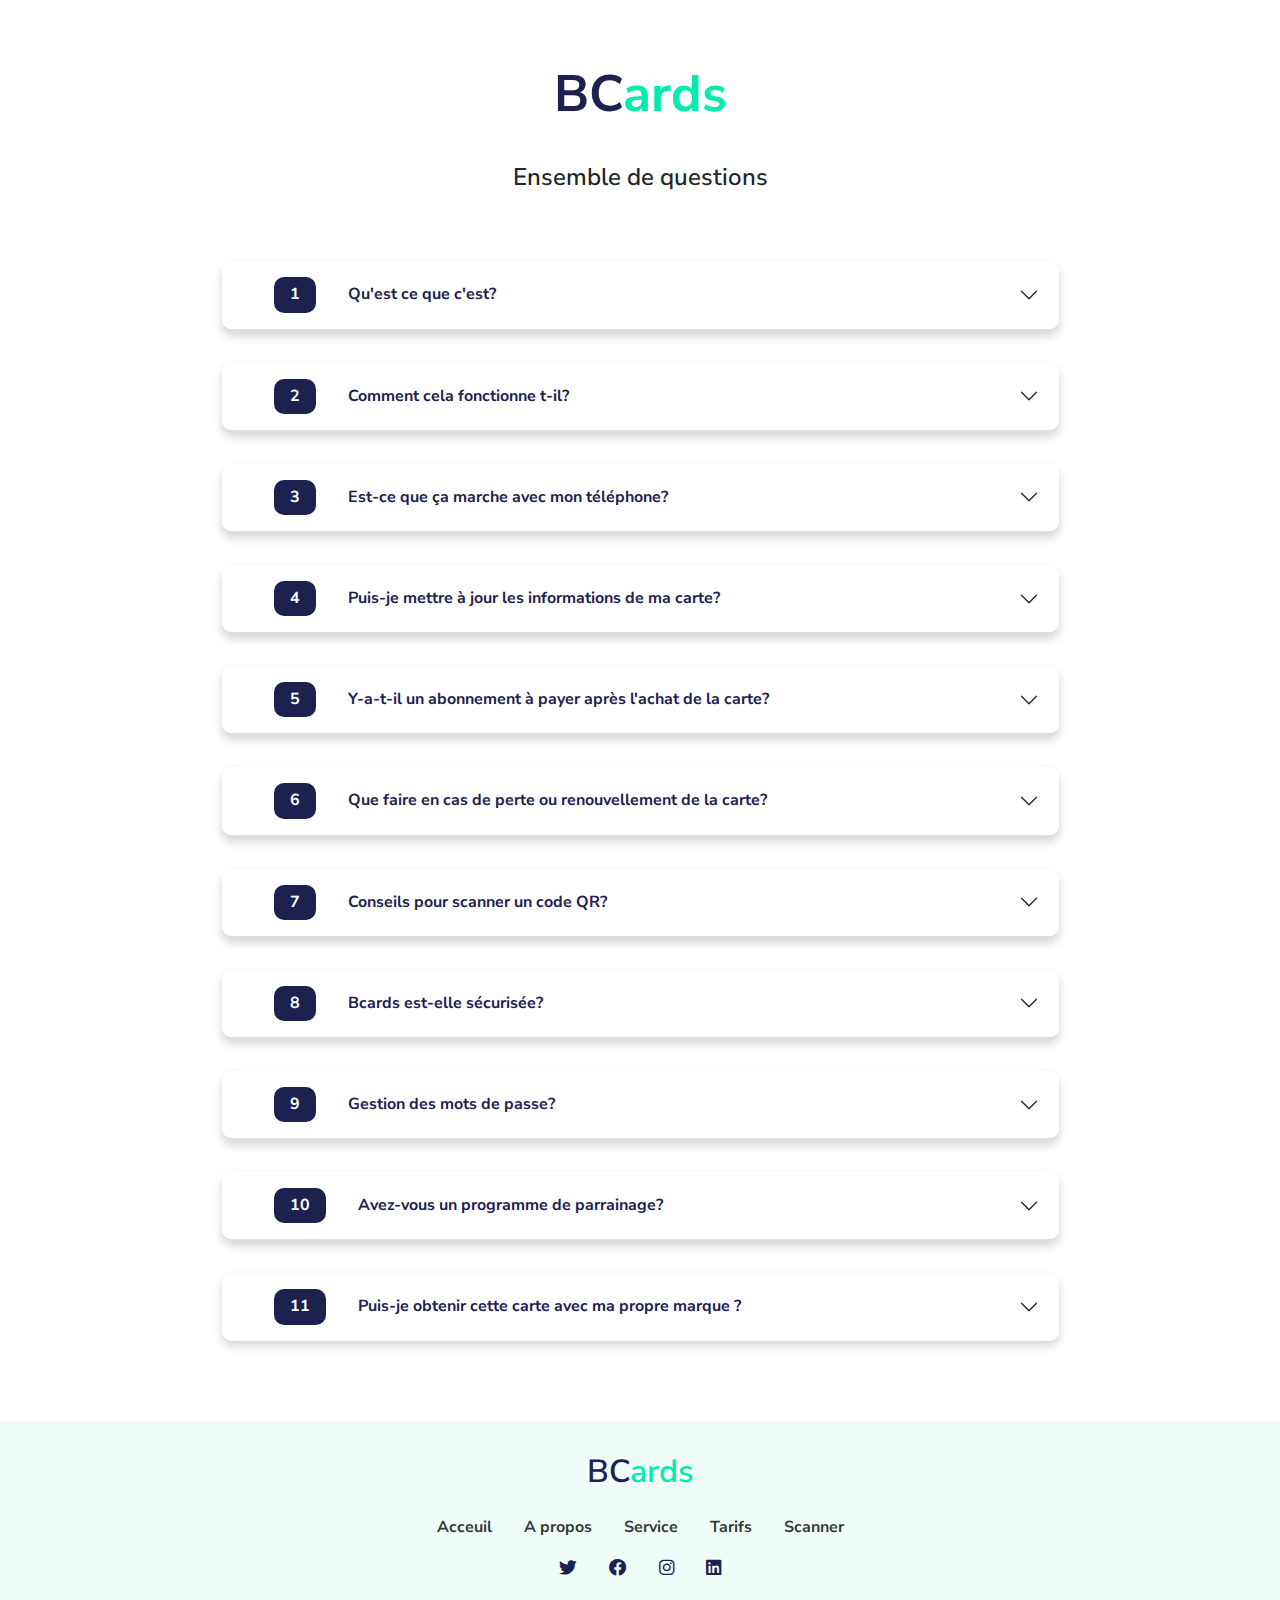
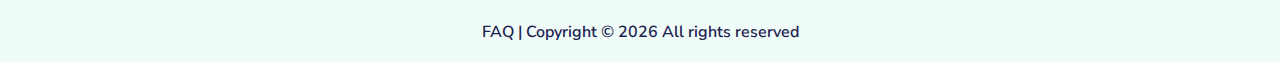
<file: faq.html>
<!DOCTYPE html>
<!-- upto 2 directory depth-->
<html lang="en-US">

<head>
  <meta charset="UTF-8">
  <meta http-equiv="X-UA-Compatible" content="IE=edge">
  <meta name="viewport" content="width=device-width, initial-scale=1">
  <title>BCards-company</title>
  <link rel="preconnect" href="https://fonts.gstatic.com" crossorigin="crossorigin" />
  <link rel="preload" as="style"
    href="https://fonts.googleapis.com/css2?family=Nunito+Sans:wght@300;400;700;800&amp;display=swap" />
  <link rel="stylesheet"
    href="https://fonts.googleapis.com/css2?family=Nunito+Sans:wght@300;400;700;800&amp;display=swap" media="print"
    onload="this.media='all'" />
  <noscript>
    <link rel="stylesheet"
      href="https://fonts.googleapis.com/css2?family=Nunito+Sans:wght@300;400;700;800&amp;display=swap" />
  </noscript>
  <link href="./css/font-awesome/css/all.min.css" rel="stylesheet">
  <link href="./css/bootstrap-icons/bootstrap-icons.css" rel="stylesheet">
  <link href="./css/bootstrap.min.css" rel="stylesheet">
  <link href="./css/aos.css" rel="stylesheet">
  <link href="./css/main.css" rel="stylesheet">
  <noscript>
    <style type="text/css">
      [data-aos] {
        opacity: 1 !important;
        transform: translate(0) scale(1) !important;
      }
    </style>
  </noscript>
</head>

<body id="body-bcards-faq">
    <div class="bcards-faq text-center">
        <h1 class="fw-bold mt-5">BC<span>ards</span></h1>
        <p class="py-2">Ensemble de questions</p>
    </div>
    <div class="container mx-auto bcards-faq-description">
      <div class="row">
        <div class="col align-items-center justify-content-center">
          <div class="accordion accordion-flush w-75 mx-auto" id="accordionFlushExample">
            <div class="accordion-item my-3">
              <h2 class="accordion-header" id="flush-headingOne">
                <button class="accordion-button collapsed rounded" type="button" data-bs-toggle="collapse" data-bs-target="#flush-collapseOne" aria-expanded="false" aria-controls="flush-collapseOne">
            <span class="py-1 px-2 mx-3 rounded">1</span> Qu'est ce que c'est?
                </button>
              </h2>
              <div id="flush-collapseOne" class="accordion-collapse collapse" aria-labelledby="flush-headingOne" data-bs-parent="#accordionFlushExample">
                <div class="accordion-body">Il s'agit de la Bcard. C'est une carte de visite connectée. Elle permet de partager toutes vos coordonnées professionnelles, réseaux sociaux et liens web en une touche (enregistrables en vCard).</div>
              </div>
            </div>
            <div class="accordion-item my-3">
              <h2 class="accordion-header" id="flush-headingTwo">
                <button class="accordion-button collapsed rounded" type="button" data-bs-toggle="collapse" data-bs-target="#flush-collapseTwo" aria-expanded="false" aria-controls="flush-collapseTwo">
                  <span class="py-1 px-2 mx-3 rounded">2</span>  Comment cela fonctionne t-il?
                </button>
              </h2>
              <div id="flush-collapseTwo" class="accordion-collapse collapse" aria-labelledby="flush-headingTwo" data-bs-parent="#accordionFlushExample">
                <div class="accordion-body">La <strong>Bcard</strong> contient un code QR sur la carte que vous pouvez scanner ainsi qu’un lien que vous pouvez 
                    taper dans le navigateur.  </div>
              </div>
            </div>
            <div class="accordion-item my-3">
              <h2 class="accordion-header" id="flush-headingThree">
                <button class="accordion-button collapsed rounded" type="button" data-bs-toggle="collapse" data-bs-target="#flush-collapseThree" aria-expanded="false" aria-controls="flush-collapseThree">
                  <span class="py-1 px-2 mx-3 rounded">3</span> Est-ce que ça marche avec mon téléphone?
                </button>
              </h2>
              <div id="flush-collapseThree" class="accordion-collapse collapse" aria-labelledby="flush-headingThree" data-bs-parent="#accordionFlushExample">
                <div class="accordion-body "> Tous les téléphones, Apple et Android, qui sont mis à jour avec le dernier logiciel ont un scanner de code QR intégré. Ouvrez simplement l'appareil photo et pointez le code QR.
                  Si ce n’est pas le cas pour vous, vous pouvez scanner le code QR via notre site
                   : <a href="">https://bcard.cards/qr/scan</a></div>
              </div>
            </div>
            <div class="accordion-item my-3">
              <h2 class="accordion-header" id="flush-headingFour">
                <button class="accordion-button collapsed rounded" type="button" data-bs-toggle="collapse" data-bs-target="#flush-collapseFour" aria-expanded="false" aria-controls="flush-collapseFour">
                  <span class="py-1 px-2 mx-3 rounded">4</span>  Puis-je mettre à jour les informations de ma carte?
                </button>
              </h2>
              <div id="flush-collapseFour" class="accordion-collapse collapse" aria-labelledby="flush-headingFour" data-bs-parent="#accordionFlushExample">
                <div class="accordion-body "> Oui. Dans votre compte, vous pourrez mettre à jour vos coordonnées aussi souvent que vous le souhaitez. Les modifications apportées sont gratuites et sont répercutées en temps réel sur la carte.</div>
              </div>
            </div>
            <div class="accordion-item my-3">
              <h2 class="accordion-header" id="flush-headingFive">
                <button class="accordion-button collapsed rounded" type="button" data-bs-toggle="collapse" data-bs-target="#flush-collapseFive" aria-expanded="false" aria-controls="flush-collapseFive">
                  <span class="py-1 px-2 mx-3 rounded">5</span> Y-a-t-il un abonnement à payer après l'achat de la carte?
                </button>
              </h2>
              <div id="flush-collapseFive" class="accordion-collapse collapse" aria-labelledby="flush-headingFive" data-bs-parent="#accordionFlushExample">
                <div class="accordion-body "> Non, le service de carte de visite connectée qu’offre la Bcard est totalement gratuit après l’achat de votre carte. Faites juste un achat unique et profitez-en.</div>
              </div>
            </div>
            <div class="accordion-item my-3">
              <h2 class="accordion-header" id="flush-headingSix">
                <button class="accordion-button collapsed rounded" type="button" data-bs-toggle="collapse" data-bs-target="#flush-collapseSix" aria-expanded="false" aria-controls="flush-collapse">
                  <span class="py-1 px-2 mx-3 rounded">6</span> Que faire en cas de perte ou renouvellement de la carte?
                </button>
              </h2>
              <div id="flush-collapseSix" class="accordion-collapse collapse" aria-labelledby="flush-headingSix" data-bs-parent="#accordionFlushExample">
                <div class="accordion-body ">Veuillez nous contacter. Notez que tout renouvellement de la Bcard, donc l’acquisition d’une nouvelle carte en
                   gardant son profil est facturé à hauteur de 10 000 FCFA. Les frais de livraison et/ou d’expédition
                    étant à votre charge.</div>
              </div>
            </div>
            <div class="accordion-item my-3">
              <h2 class="accordion-header" id="flush-headingSeven">
                <button class="accordion-button collapsed rounded" type="button" data-bs-toggle="collapse" data-bs-target="#flush-collapseSeven" aria-expanded="false" aria-controls="flush-collapseSeven">
                  <span class="py-1 px-2 mx-3 rounded">7</span>  Conseils pour scanner un code QR?
                </button>
              </h2>
              <div id="flush-collapseSeven" class="accordion-collapse collapse" aria-labelledby="flush-headingSeven" data-bs-parent="#accordionFlushExample">
                <div class="accordion-body "> Veuillez actualiser la page, puis assurez-vous d’avoir autorisé l’ouverture de votre caméra. Si l'appareil photo de votre téléphone ou de votre tablette ne parvient pas à scanner le code, essayez d'augmenter la luminosité ambiante ou suivez les conseils ci-dessous.
                  <ul>
                    <li>Augmenter la luminosité ambiante.</li>
                    <li>Placer le produit sur un arrière-plan neutre</li>
                    <li>Poser le produit sur une surface stable.</li>
                    <li>Ne pas incliner le téléphone</li>
                    <li>Garder la bonne distance.</li>
                    <li>Éviter les ombres.</li>
                    <li>Nettoyer l'objectif.</li>
                  </ul>
                </div>
              </div>
            </div>
            <div class="accordion-item my-3">
              <h2 class="accordion-header" id="flush-headingEight">
                <button class="accordion-button collapsed rounded" type="button" data-bs-toggle="collapse" data-bs-target="#flush-collapseEight" aria-expanded="false" aria-controls="flush-collapseEight">
                  <span class="py-1 px-2 mx-3 rounded">8</span>Bcards est-elle sécurisée?
                </button>
              </h2>
              <div id="flush-collapseEight" class="accordion-collapse collapse" aria-labelledby="flush-headingEight" data-bs-parent="#accordionFlushExample">
                <div class="accordion-body ">La Bcard est aussi sûre que n'importe quelle technologie nouvelle génération et aussi sûre que les informations que vous y mettez. Elle ne fonctionne qu'à quelques centimètres d'un appareil compatible et ne peut que partager plutôt que d'extraire des informations. De plus, aucune information financière n'est stockée. Tous les détails partagés sont généralement des détails que vous aurez sur l'une de vos cartes de visite traditionnelles.</div>
              </div>
            </div>
            <div class="accordion-item my-3">
              <h2 class="accordion-header" id="flush-headingNine">
                <button class="accordion-button collapsed rounded" type="button" data-bs-toggle="collapse" data-bs-target="#flush-collapseNine" aria-expanded="false" aria-controls="flush-collapseNine">
                  <span class="py-1 px-2 mx-3 rounded">9</span>Gestion des mots de passe?
                </button>
              </h2>
              <div id="flush-collapseNine" class="accordion-collapse collapse" aria-labelledby="flush-headingNine" data-bs-parent="#accordionFlushExample">
                <div class="accordion-body ">Votre identifiant et mot de passe permettent de vous connecter à votre espace personnel sur notre site. Votre de mot de passe est secret et n’est pas enregistré dans notre base de données. Votre mot de passe doit être efficace mais également facile à retenir.
                  En cas de mot de passe oublié, veuillez nous contacter par mail : hello@b.cards</div>
              </div>
            </div>
            <div class="accordion-item my-3">
              <h2 class="accordion-header" id="flush-headingTen">
                <button class="accordion-button collapsed rounded" type="button" data-bs-toggle="collapse" data-bs-target="#flush-collapseTen" aria-expanded="false" aria-controls="flush-collapseTen">
                  <span class="py-1 px-2 mx-3 rounded">10</span>Avez-vous un programme de parrainage?
                </button>
              </h2>
              <div id="flush-collapseTen" class="accordion-collapse collapse" aria-labelledby="flush-headingTen" data-bs-parent="#accordionFlushExample">
                <div class="accordion-body ">Nous proposons un programme d'affiliation. Veuillez nous contacter afin que nous puissions discuter des détails.</div>
              </div>
            </div>
            <div class="accordion-item my-3">
              <h2 class="accordion-header" id="flush-headingEleven">
                <button class="accordion-button collapsed rounded" type="button" data-bs-toggle="collapse" data-bs-target="#flush-collapseEleven" aria-expanded="false" aria-controls="flush-collapseEleven">
                  <span class="py-1 px-2 mx-3 rounded">11</span>Puis-je obtenir cette carte avec ma propre marque ?
                </button>
              </h2>
              <div id="flush-collapseEleven" class="accordion-collapse collapse" aria-labelledby="flush-headingEleven" data-bs-parent="#accordionFlushExample">
                <div class="accordion-body ">Non. La Bcard vous intègre dans une communauté. L’uniformité du design vous permet d’aller à l’essentiel, c’est-à-dire le partage efficace et innovant de vos coordonnées professionnelles.</div>
              </div>
            </div>
          </div>
        </div>
      </div>
    </div>
    <footer class="footer mt-4">
      <div class="container">
        <div class="row justify-content-center">
          <div class="col-md-12 mt-3">
            <h2 class="footer-heading text-center"><a href="#" class="logo">BC<span>ards</span></a></h2>
            <div class="d-flex justify-content-center">
              <a class="nav-link px-2" href="index.html">Acceuil</a>
              <a class="nav-link px-2" href="#about">A propos</a>
              <a class="nav-link px-2" href="#services">Service</a>
              <a class="nav-link px-2" href="#tarif">Tarifs</a>
              <a class="nav-link px-2" href="">Scanner</a>

              </div>
            <div class="social-nav d-flex justify-content-center">
              <nav role="navigation" class="">
                <ul class="nav text-light text-center">
                  <li class="nav-item mx-1"><a class="nav-link" href="" title="Twitter"><i
                        class="fab fa-twitter"></i><span class="menu-title sr-only">Twitter</span></a></li>
                  <li class="nav-item mx-1"><a class="nav-link" href=""
                      title="Facebook"><i class="fab fa-facebook"></i><span
                        class="menu-title sr-only">Facebook</span></a></li>
                  <li class="nav-item mx-1"><a class="nav-link" href=""
                      title="Instagram"><i class="fab fa-instagram"></i><span
                        class="menu-title sr-only">Instagram</span></a></li>
                  <li class="nav-item mx-1"><a class="nav-link" href="" title="LinkedIn"><i
                        class="fab fa-linkedin"></i><span class="menu-title sr-only">LinkedIn</span></a></li>
                 
                </ul>
              </nav>
            </div>
          </div>
        </div>
        <div class="row mt-3">
          <div class="col-md-12 text-center">
            <p class="copyright">
              <!-- Link back to Colorlib can't be removed. Template is licensed under CC BY 3.0. -->
              <a href="faq.html">FAQ</a>
              | Copyright &copy;
              <script>document.write(new Date().getFullYear());</script> All rights reserved
              <!-- Link back to Colorlib can't be removed. Template is licensed under CC BY 3.0. -->
            </p>
          </div>
        </div>
      </div>
    </footer>
  <script src="./scripts/imagesloaded.pkgd.min.js?ver=1.2.0"></script>
  <script src="./scripts/masonry.pkgd.min.js?ver=1.2.0"></script>
  <script src="./scripts/BigPicture.min.js?ver=1.2.0"></script>
  <script src="./scripts/purecounter.min.js?ver=1.2.0"></script>
  <script src="./scripts/bootstrap.bundle.min.js?ver=1.2.0"></script>
  <script src="./scripts/aos.min.js?ver=1.2.0"></script>
  <script src="./scripts/main.js?ver=1.2.0"></script>
</body>

</html>
</file>
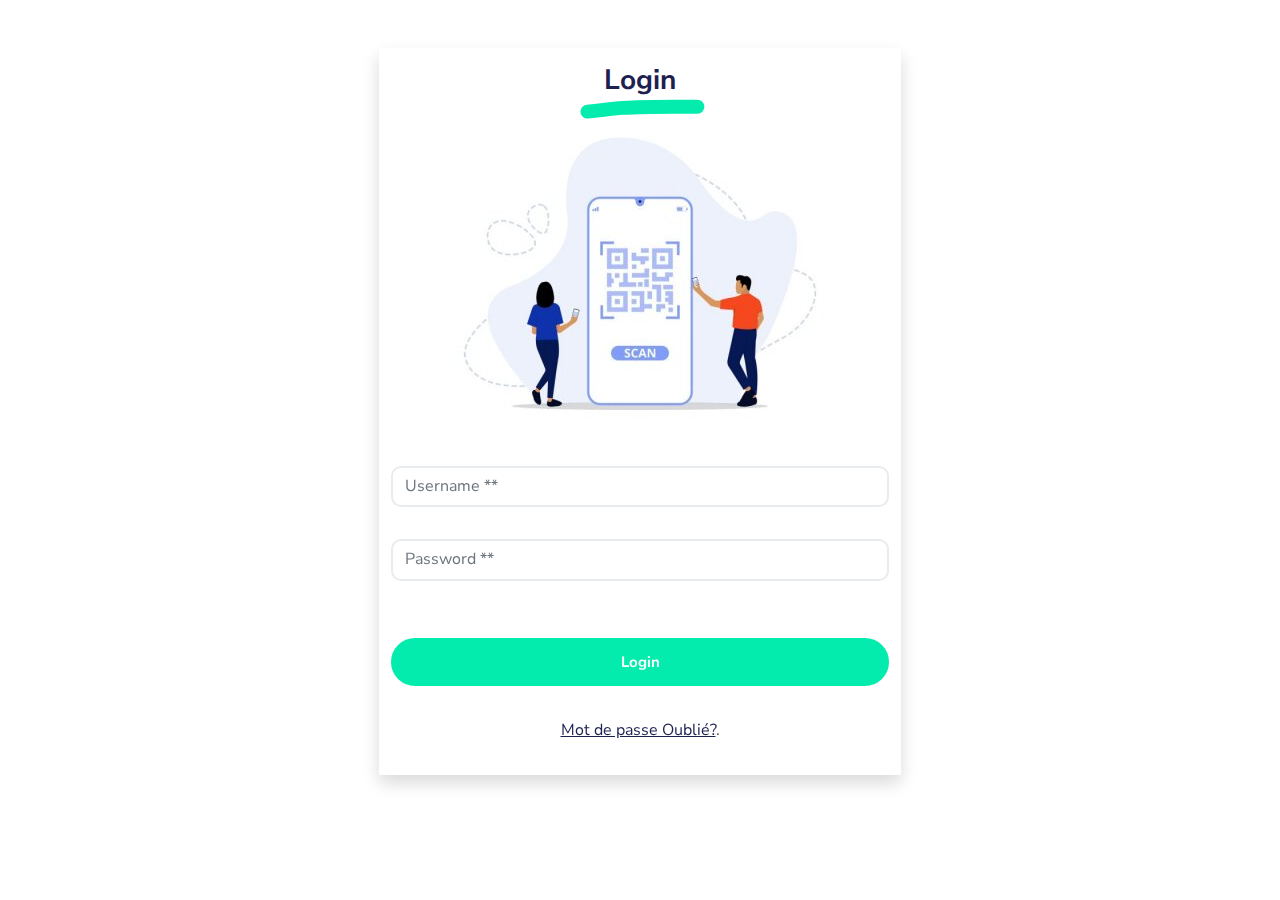
<file: login.html>
<!DOCTYPE html>
<!-- upto 2 directory depth-->
<html lang="en-US">

<head>
    <meta charset="UTF-8">
    <meta http-equiv="X-UA-Compatible" content="IE=edge">
    <meta name="viewport" content="width=device-width, initial-scale=1">
    <title>BCards-company</title>
    <link rel="preconnect" href="https://fonts.gstatic.com" crossorigin="crossorigin" />
    <link rel="preload" as="style"
        href="https://fonts.googleapis.com/css2?family=Nunito+Sans:wght@300;400;700;800&amp;display=swap" />
    <link rel="stylesheet"
        href="https://fonts.googleapis.com/css2?family=Nunito+Sans:wght@300;400;700;800&amp;display=swap" media="print"
        onload="this.media='all'" />
    <noscript>
        <link rel="stylesheet"
            href="https://fonts.googleapis.com/css2?family=Nunito+Sans:wght@300;400;700;800&amp;display=swap" />
    </noscript>
    <link href="./css/font-awesome/css/all.min.css" rel="stylesheet">
    <link href="./css/bootstrap-icons/bootstrap-icons.css" rel="stylesheet">
    <link href="./css/bootstrap.min.css" rel="stylesheet">
    <link href="./css/aos.css" rel="stylesheet">
    <link href="./css/main.css" rel="stylesheet">
    <noscript>
        <style type="text/css">
            [data-aos] {
                opacity: 1 !important;
                transform: translate(0) scale(1) !important;

            }
        </style>
    </noscript>
</head>

<body id="body">
    <div class="container">
        <div class="row h-100 justify-content-center align-items-center">
            <div class="col-12">
                <div class="section py-3 py-lg-4 px-2 px-lg-4" id="contact">
                    <div class="container-narrow">
                       
                        <div class="row  flex-column">
                            <div class="col-md-6 shadow offset-md-3">
                                <div class="text-center mb-2 mt-2">
                                    <!--h1 class="fw-bold site-titl">BC<span>ards</span></h1-->
                                    <h3 class="marker marker-center"><span>Log</span>in</h3>
                                </div>
                                <div class="col-12 mx-auto">
                                    <img src="./images/illustrations/qr-code-vector.jpg" class="img-fluid mx-auto d-block"
                                        alt="Responsive image" srcset="">
                                </div>
                                <div class="col-12 mx-auto justify-content-center  d-flex" data-aos="zoom-in"
                                    data-aos-delay="100">
                                    <div class=" my-2 p-3>
                                        <form action="" method="POST">
                                
                                            <div class="row d-flex delivery-form">
                                                <div class="form-group my-2">
                                                    <input class="form-control" type="text" id="username" name="username"
                                                        placeholder="Username **" required>
                                                </div>
                                                <div class="form-group my-2">
                                                    <input class="form-control" type="password" id="pass" name="password"
                                                        placeholder="Password **" required>
                                                </div>
                                                <div class="form-group error-field">
                                                    <p class="login-success-or-fail">hjklm</p>
                                                </div>

                                                <div class=" d-flex justify-content-between">
                                                    <a class="btn btn-important inline-flex  items-center mt col-12 mx-auto add-btn"
                                                        href="user_profil_particular.html"
                                                        type="submit">Login</a>
                                                         
                                                </div>
                                                <p class="text-center mt-3" style="color: rgb(97, 96, 96)">
                                                    <a href="" class="" style="color: #1D2150;">Mot de passe Oublié?</a>.</p>

                                        </form>
                                    </div>
                                </div>

                            </div>
                        </div>
                    </div>
                </div>
            </div>
        </div>
    </div>



    <script src="./scripts/imagesloaded.pkgd.min.js?ver=1.2.0"></script>
    <script src="./scripts/masonry.pkgd.min.js?ver=1.2.0"></script>
    <script src="./scripts/BigPicture.min.js?ver=1.2.0"></script>
    <script src="./scripts/purecounter.min.js?ver=1.2.0"></script>
    <script src="./scripts/bootstrap.bundle.min.js?ver=1.2.0"></script>
    <script src="./scripts/aos.min.js?ver=1.2.0"></script>
    <script src="./scripts/main.js?ver=1.2.0"></script>
</body>

</html>
</file>
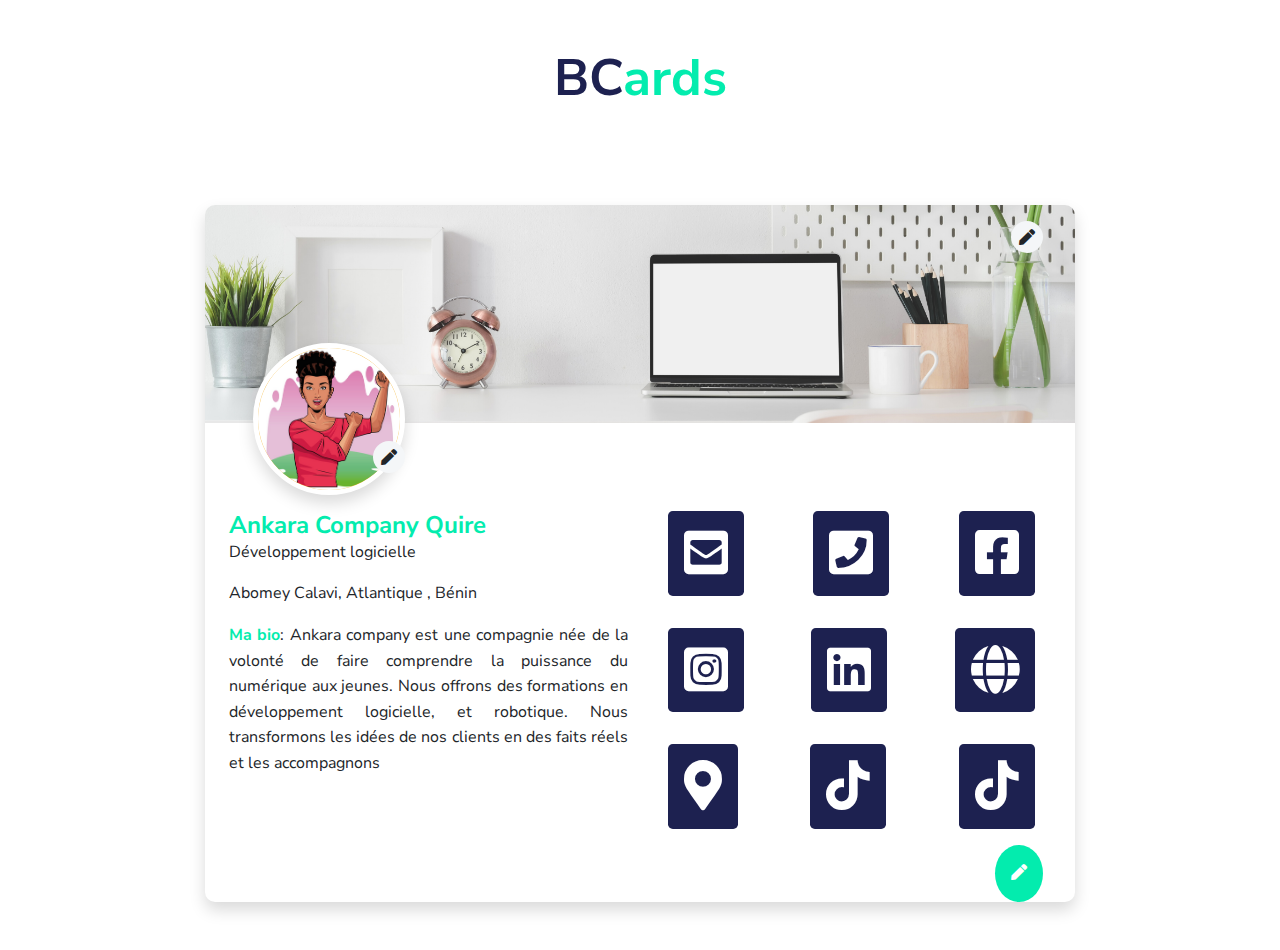
<file: user_profil_company.html>
<!DOCTYPE html>
<!-- upto 2 directory depth-->
<html lang="en-US">

<head>
    <meta charset="UTF-8">
    <meta http-equiv="X-UA-Compatible" content="IE=edge">
    <meta name="viewport" content="width=device-width, initial-scale=1">
    <title>BCards-company</title>
    <link rel="preconnect" href="https://fonts.gstatic.com" crossorigin="crossorigin" />
    <link rel="preload" as="style"
        href="https://fonts.googleapis.com/css2?family=Nunito+Sans:wght@300;400;700;800&amp;display=swap" />
    <link rel="stylesheet"
        href="https://fonts.googleapis.com/css2?family=Nunito+Sans:wght@300;400;700;800&amp;display=swap" media="print"
        onload="this.media='all'" />
    <noscript>
        <link rel="stylesheet"
            href="https://fonts.googleapis.com/css2?family=Nunito+Sans:wght@300;400;700;800&amp;display=swap" />
    </noscript>
    <link href="./css/font-awesome/css/all.min.css" rel="stylesheet">
    <link href="./css/font-awesome/css/all.css" rel="stylesheet">
    <link href="./css/bootstrap-icons/bootstrap-icons.css" rel="stylesheet">
    <link href="./css/bootstrap.min.css" rel="stylesheet">
    <link href="./css/aos.css" rel="stylesheet">
    <link href="./css/main.css" rel="stylesheet">
    <noscript>
        <style type="text/css">
            [data-aos] {
                opacity: 1 !important;
                transform: translate(0) scale(1) !important;

            }
        </style>
    </noscript>
</head>

<body id="body" class="m-0 p-0">
    <div class="container" style="overflow: hidden;">
        <div class="row h-100 justify-content-center align-items-center">
            <div class="col-12">
                <div class="section py-3 py-lg-4 px-2 px-lg-4" id="contact">
                    <div class="container-narrow">
                        <div class="text-center mb-4">

                            <h1 class="fw-bold site-titl">BC<span>ards</span></h1>

                        </div>
                        <div class="row ">
                            <div class="col-md-10 shadow rounded position-static offset-md-1 mt-4 p-0">
                                <div class="images_div">
                                    <i class="fa fa-pen bg-light float-end rounded-circle p-1 mx-3 mt-2" style="margin-bottom: -100px;  position: relative;
                               z-index: 2; "></i>
                                    <img src="images/illustrations/banner-company.png" alt="Responsive image"
                                        class="img-fluid rounded-top" style="position: relative;z-index: 1 !important;">
                                    <img src="images/illustrations/user_profil_icon.PNG" alt="Responsive image" class="img-fluid ms-4 shadow rounded-circle bg-warning 
                                personal_pic_company"
                                        style="width: 152px; height: 152px; border: 5px solid white; margin-top: -80px; position:relative;z-index: 2;"><i
                                        class="fa fa-pen ms-n3 bg-light rounded-circle p-1"
                                        style="position:relative;z-index: 2;"></i>
                                </div>
                                <div class="container d-flex company_profil_body">
                                    <div class="row">
                                        <div class="col-md-6 ">
                                            <h4 class="mt-2 mb-0 name">Ankara Company Quire</h4>
                                            <p class="profession ">Développement logicielle</p>
                                            <p class="localisation">Abomey Calavi, Atlantique , Bénin</p>
                                            <p class="user_bio "><span class="fw-bold">Ma bio</span>: Ankara company est
                                                une compagnie née de la volonté
                                                de faire comprendre la puissance du numérique aux jeunes. Nous offrons
                                                des formations en développement logicielle,
                                                et robotique. Nous transformons les idées de nos clients en des faits
                                                réels et les accompagnons</p>
                                          
                                        </div>

                                        <div class="col-md-6 d-flex align-items-center">
                                            <div class="company_links d-flex justify-content-between flex-wrap ">
                                                <div class="links-container m-2  p-2 rounded-3" >
                                                    <a href="mailto:commaweight@gmail.com" alt="Email"><i class="fa-solid fa-square-envelope"></i></a>
                                                </div>
                                                <div class="links-container m-2  p-2 rounded-3">
                                                    <a href="tel:+22960005882"><i class="fa-solid fa-square-phone"></i></a>
                                                </div>
                                                <div class="links-container m-2  p-2 rounded-3">
                                                    <a href=""><i class="fa-brands fa-facebook-square"></i></a>
                                                </div>
                                                <div class="links-container m-2  p-2 rounded-3">
                                                    <a href=""><i class="fa-brands fa-instagram-square"></i></a>
                                                </div>
                                                <div class="links-container m-2  p-2 rounded-3">
                                                    <a href=""><i class="fa-brands fa-linkedin "></i></a>
                                                </div>
                                                <div class="links-container m-2  p-2 rounded-3">
                                                    <a href=""><i class="fa-solid fa-globe"></i></a>
                                                </div>
                                                <div class="links-container m-2  p-2 rounded-3">
                                                    <a href=""><i class="fa-solid fa-location-dot"></i></i></a>
                                                </div>
                                                <div class="links-container m-2  p-2 rounded-3">
                                                    <a href=""><i class="fa-brands fa-tiktok"></i></a>
                                                </div>
                                                <div class="links-container m-2  p-2 rounded-3">
                                                    <a href=""><i class="fa-brands fa-tiktok"></i></a>
                                                </div>
                                                
                                                

                                            </div>
                                        </div>
                                    </div>


                                </div>
                                <div class="modal-btn-ctn">
                                    <a type="button" class=" float-end mx-3 rounded-circle px-2 py-2"
                                        data-bs-toggle="modal" data-bs-target="#exampleModal"><i
                                            class="fa fa-pen"></i></a>
                                </div>
                                <div>


                                    <div class="modal fade pe-0" id="exampleModal" tabindex="-1"
                                        aria-labelledby="exampleModalLabel" aria-hidden="true">
                                        <div class="modal-dialog modal-dialog-centered modal-dialog-scrollable">
                                            <div class="modal-content">
                                                <div class="modal-header">
                                                    <h5 class="modal-title id=" exampleModalLabel">Edit Profil
                                                        Information</h5>
                                                    <button type="button" class="btn-close" data-bs-dismiss="modal"
                                                        aria-label="Close"></button>
                                                </div>
                                                <div class="modal-body">
                                                    <form>
                                                        <div class="form-group">
                                                            <input type="text" class="form-control shadow"
                                                                placeholder="Company Name***" id="company-name"
                                                                name="company-name" required>
                                                        </div>
                                                        <div class="form-group">
                                                            <input type="text" class="form-control shadow mt-2"
                                                                id="professional-title" placeholder="Profession Title**"
                                                                name="professional-title" required>
                                                        </div>
                                                        <div class="mt-2 form-group">
                                                            <textarea class="form-control shadow" id="bio-text"
                                                                name="bio-text"
                                                                placeholder="Company Information **"></textarea>
                                                        </div>
                                                        <div class="social media mt-2">
                                                            <h4 class="text-center ">Add Social Media</h4>
                                                            <p class="text-center">Choississez les liens que vous voulez
                                                                inclure sur votre carte</p>
                                                            <div
                                                                class="form-group d-flex align-items-center justify-content-between">
                                                                <i class="fa-solid fa-envelope pe-2"
                                                                    style="font-size: 40px; color: #1D2150"></i>
                                                                <div class="link d-flex flex-column">
                                                                    <label for="email-link">Email</label>
                                                                    <input type="email"
                                                                        class="shado py-1 bg-light rounded"
                                                                        placeholder="Add Email **"
                                                                        style="outline: none; " required>
                                                                </div>
                                                                <div class="form-group">
                                                                    <input class="form-check-input" type="checkbox"
                                                                        id="flexSwitchCheckChecked"
                                                                        style="font-size: 25px;">
                                                                </div>
                                                            </div>
                                                            <div
                                                                class="form-group d-flex align-items-center justify-content-between mt-2">
                                                                <i class="fa-solid fa-phone pe-2"
                                                                    style="font-size: 40px; color: #1D2150"></i>
                                                                <div class="link d-flex flex-column">
                                                                    <label for="contact-link">Contact</label>
                                                                    <input type="tel" class="py-1 bg-light rounded"
                                                                        placeholder="Add Contact **"
                                                                        style="outline: none; " required>
                                                                </div>
                                                                <div class="form-group">
                                                                    <input class="form-check-input" type="checkbox"
                                                                        id="flexSwitchCheckChecked"
                                                                        style="font-size: 25px;">
                                                                </div>
                                                            </div>
                                                            <div
                                                                class="form-group d-flex align-items-center justify-content-between mt-2">
                                                                <i class="fa-brands fa-facebook-square pe-2"
                                                                    style="font-size: 40px; color: #1D2150"></i>
                                                                <div class="link d-flex flex-column">
                                                                    <label for="contact-link">Facebook</label>
                                                                    <input type="url" class="py-1 bg-light rounded"
                                                                        placeholder="Facebook Link **"
                                                                        style="outline: none; " required>
                                                                </div>
                                                                <div class="form-group">
                                                                    <input class="form-check-input" type="checkbox"
                                                                        id="flexSwitchCheckChecked" name="facebook-link"
                                                                        style="font-size: 25px;">
                                                                </div>
                                                            </div>
                                                            <div
                                                                class="form-group d-flex align-items-center justify-content-between mt-2">
                                                                <i class="fa-brands fa-instagram-square pe-2"
                                                                    style="font-size: 40px; color: #1D2150"></i>
                                                                <div class="link d-flex flex-column">
                                                                    <label for="insta-link">Instagram</label>
                                                                    <input type="url" class="py-1 bg-light rounded"
                                                                        placeholder="Instagram Link **"
                                                                        name="insta-link" style="outline: none; "
                                                                        required>
                                                                </div>
                                                                <div class="form-group">
                                                                    <input class="form-check-input" type="checkbox"
                                                                        id="flexSwitchCheckChecked"
                                                                        style="font-size: 25px;">
                                                                </div>
                                                            </div>
                                                            <div
                                                                class="form-group d-flex align-items-center justify-content-between mt-2">
                                                                <i class="fa-brands fa-linkedin pe-2"
                                                                    style="font-size: 40px; color: #1D2150"></i>
                                                                <div class="link d-flex flex-column">
                                                                    <label for="linkedin-link">LinkedIn</label>
                                                                    <input type="url" class="py-1 bg-light rounded"
                                                                        placeholder="LinkedIn Link **"
                                                                        name="linkedin-link" style="outline: none; "
                                                                        required>
                                                                </div>
                                                                <div class="form-group">
                                                                    <input class="form-check-input" type="checkbox"
                                                                        id="flexSwitchCheckChecked"
                                                                        style="font-size: 25px;">
                                                                </div>
                                                            </div>
                                                            <div
                                                                class="form-group d-flex align-items-center justify-content-between mt-2">
                                                                <i class="fa-solid fa-globe pe-2"
                                                                    style="font-size: 40px; color: #1D2150"></i>
                                                                <div class="link d-flex flex-column">
                                                                    <label for="perso-link">Personal Site</label>
                                                                    <input type="url" class="py-1 bg-light rounded"
                                                                        placeholder="Personal site Link **"
                                                                        name="personal-link" style="outline: none; "
                                                                        required>
                                                                </div>
                                                                <div class="form-group">
                                                                    <input class="form-check-input" type="checkbox"
                                                                        id="flexSwitchCheckChecked"
                                                                        style="font-size: 25px;">
                                                                </div>
                                                            </div>
                                                            <div class="form-group result_message">
                                                                <p></p>
                                                            </div>
                                                        </div>
                                                    </form>
                                                </div>
                                                <div class="modal-footer">
                                                    <button type="button" class="btn btn-secondary"
                                                        data-bs-dismiss="modal">Close</button>
                                                    <button type="button" class="btn btn-important">Save Changes</button>
                                                </div>
                                            </div>
                                        </div>
                                    </div>
                                </div>
                            </div>
                        </div>
                    </div>
                </div>
            </div>
        </div>
    </div>



    <script src="./scripts/imagesloaded.pkgd.min.js?ver=1.2.0"></script>
    <script src="./scripts/masonry.pkgd.min.js?ver=1.2.0"></script>
    <script src="./scripts/BigPicture.min.js?ver=1.2.0"></script>
    <script src="./scripts/purecounter.min.js?ver=1.2.0"></script>
    <script src="./scripts/bootstrap.bundle.min.js?ver=1.2.0"></script>
    <script src="./scripts/aos.min.js?ver=1.2.0"></script>
    <script src="./scripts/main.js?ver=1.2.0"></script>
</body>

</html>
</file>
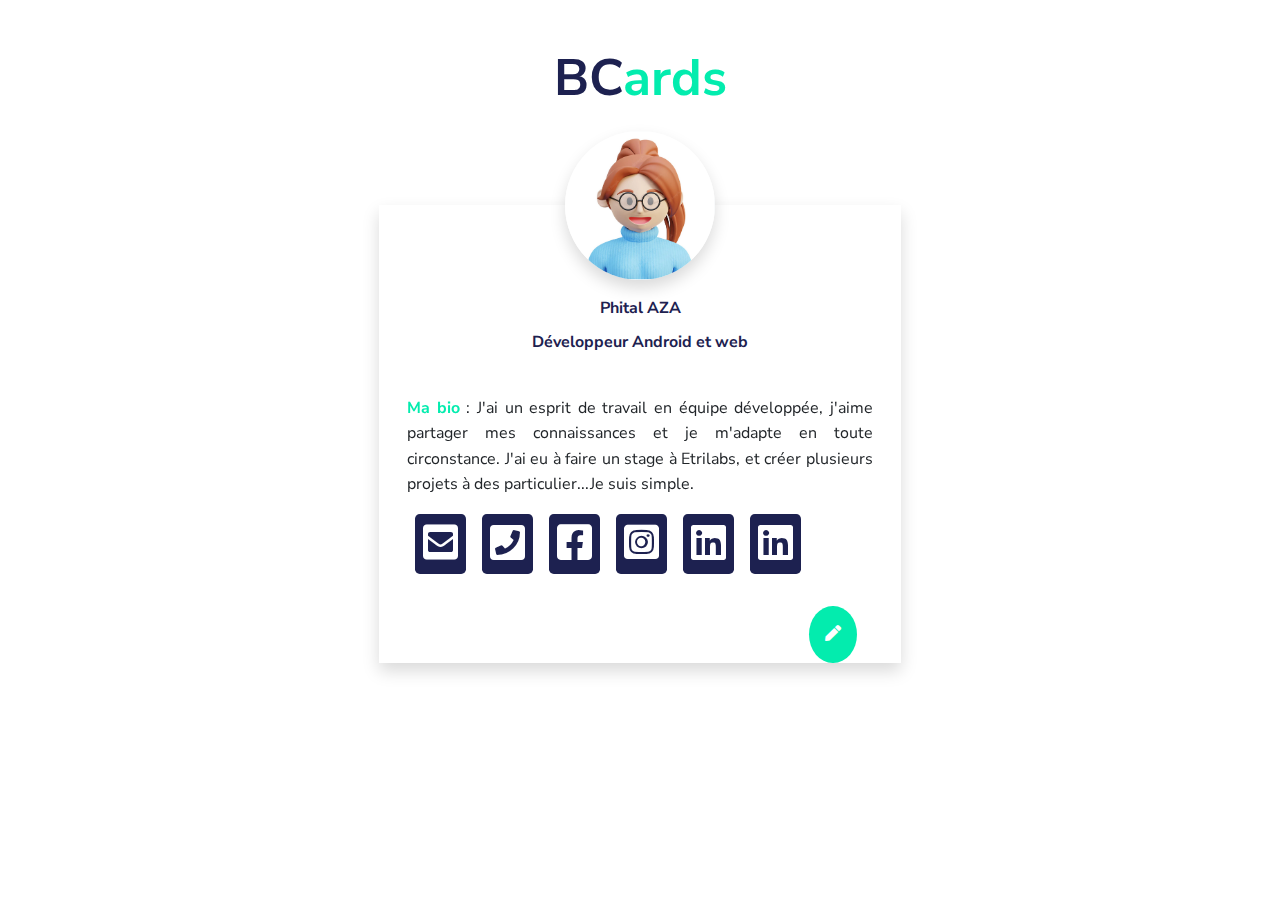
<file: user_profil_particular.html>
<!DOCTYPE html>
<!-- upto 2 directory depth-->
<html lang="en-US">

<head>
    <meta charset="UTF-8">
    <meta http-equiv="X-UA-Compatible" content="IE=edge">
    <meta name="viewport" content="width=device-width, initial-scale=1">
    <title>BCards-company</title>
    <link rel="preconnect" href="https://fonts.gstatic.com" crossorigin="crossorigin" />
    <link rel="preload" as="style"
        href="https://fonts.googleapis.com/css2?family=Nunito+Sans:wght@300;400;700;800&amp;display=swap" />
    <link rel="stylesheet"
        href="https://fonts.googleapis.com/css2?family=Nunito+Sans:wght@300;400;700;800&amp;display=swap" media="print"
        onload="this.media='all'" />
    <noscript>
        <link rel="stylesheet"
            href="https://fonts.googleapis.com/css2?family=Nunito+Sans:wght@300;400;700;800&amp;display=swap" />
    </noscript>
    <link href="./css/font-awesome/css/all.min.css" rel="stylesheet">
    <link href="./css/bootstrap-icons/bootstrap-icons.css" rel="stylesheet">
    <link href="./css/bootstrap.min.css" rel="stylesheet">
    <link href="./css/aos.css" rel="stylesheet">
    <link href="./css/main.css" rel="stylesheet">
    <noscript>
        <style type="text/css">
            [data-aos] {
                opacity: 1 !important;
                transform: translate(0) scale(1) !important;

            }
        </style>
    </noscript>
</head>

<body id="body m-0 p-0">
    <div class="container" style="overflow: hidden;">
        <div class="row h-100 justify-content-center align-items-center">
            <div class="col-12">
                <div class="section py-3 py-lg-4 px-2 px-lg-4" id="contact">
                    <div class="container-narrow">
                        <div class="text-center mb-4">

                            <h1 class="fw-bold site-titl">BC<span>ards</span></h1>

                        </div>
                        <div class="row">
                            <div class="col-md-6 shadow offset-md-3 mt-4">
                                <div class="col-12 mx-auto user_profil">
                                    <div class="user_profile_image">
                                        <img src="./images/illustrations/user_profil.PNG"
                                            class="img-fluid mx-auto d-block shadow" alt="Responsive image" srcset="">
                                        <!--a class="btn mx-auto p-1"><i class="fas fa-edit"></i></a-->
                                    </div>
                                    <div class="user_identity">
                                        <p class="user_name text-center mb-0 mt-2 fw-bold" style="color: #1D2150;">
                                            Phital AZA</p>
                                        <p class="user_profession text-center my-1 fw-bold" style="color: #1D2150;">
                                            Développeur Android et web</p>
                                    </div>
                                </div>
                                <div class="col-12 mx-auto justify-content-center  d-flex" data-aos="zoom-in"
                                    data-aos-delay="100">
                                    <div class="row my-2 p-2 pt-2">
                                        <div class="col-12 user_profile_body text-justify">
                                            <p class="user_bio "><span class="fw-bold">Ma bio</span> : J'ai un esprit de
                                                travail en équipe développée, j'aime partager mes connaissances et je
                                                m'adapte en toute circonstance. J'ai eu à faire un stage à Etrilabs, et
                                                créer plusieurs projets à des particulier...Je suis simple.</p>

                                        </div>

                                        <div class="col d-flex align-items-center">
                                            <div class="particular_links d-flex justify-content-between flex-wrap ">
                                                <div class="links-container mx-1  p-1 rounded-3">
                                                    <a href="mailto:commaweight@gmail.com" alt="Email"><i
                                                            class="fa-solid fa-square-envelope"></i></a>
                                                </div>
                                                <div class="links-container mx-1  p-1 rounded-3">
                                                    <a href="tel:+22960005882"><i
                                                            class="fa-solid fa-square-phone"></i></a>
                                                </div>
                                                <div class="links-container mx-1  p-1 rounded-3">
                                                    <a href=""><i class="fa-brands fa-facebook-square"></i></a>
                                                </div>
                                                <div class="links-container mx-1  p-1 rounded-3">
                                                    <a href=""><i class="fa-brands fa-instagram-square"></i></a>
                                                </div>
                                                <div class="links-container mx-1  p-1 rounded-3">
                                                    <a href=""><i class="fa-brands fa-linkedin "></i></a>
                                                </div>
                                                <div class="links-container mx-1  p-1 rounded-3">
                                                    <a href=""><i class="fa-brands fa-linkedin "></i></a>
                                                </div>


                                            </div>



                                        </div>
                                    </div>

                                </div>
                                <div class="modal-btn-ctn">
                                    <a type="button" class=" float-end mx-3 rounded-circle px-2 py-2" data-bs-toggle="modal"
                                        data-bs-target="#exampleModal"><i class="fa fa-pen"></i></a>
                                </div>
                            </div>
                            
                        </div>
                        <div class="modal fade pe-0" id="exampleModal" tabindex="-1" aria-labelledby="exampleModalLabel"
                            aria-hidden="true">
                            <div class="modal-dialog modal-dialog-centered modal-dialog-scrollable">
                                <div class="modal-content">
                                    <div class="modal-header">
                                        <h5 class="modal-title id=" exampleModalLabel">Edit Profil
                                            Information</h5>
                                        <button type="button" class="btn-close" data-bs-dismiss="modal"
                                            aria-label="Close"></button>
                                    </div>
                                    <div class="modal-body">
                                        <form>
                                            <div class="form-group">
                                                <input type="text" class="form-control shadow" placeholder="Name***"
                                                    id="name" name="name" required>
                                            </div>
                                            <div class="form-group">
                                                <input type="text" class="form-control shadow mt-2"
                                                    id="professional-title" placeholder="Profession Title**"
                                                    name="professional-title" required>
                                            </div>
                                            <div class="mt-2 form-group">
                                                <textarea class="form-control shadow" id="bio-text" name="bio-text"
                                                    placeholder="Information about You **"></textarea>
                                            </div>
                                            <div class="social media mt-2">
                                                <h4 class="text-center ">Add Social Media</h4>
                                                <p class="text-center">Choississez les liens que vous voulez
                                                    inclure sur votre carte</p>
                                                <div
                                                    class="form-group d-flex align-items-center justify-content-between">
                                                    <i class="fa-solid fa-envelope pe-2"
                                                        style="font-size: 40px; color: #1D2150"></i>
                                                    <div class="link d-flex flex-column">
                                                        <label for="email-link">Email</label>
                                                        <input type="email" class="shado py-1 bg-light rounded"
                                                            placeholder="Add Email **" style="outline: none; " required>
                                                    </div>
                                                    <div class="form-group">
                                                        <input class="form-check-input" type="checkbox"
                                                            id="flexSwitchCheckChecked" style="font-size: 25px;">
                                                    </div>
                                                </div>
                                                <div
                                                    class="form-group d-flex align-items-center justify-content-between mt-2">
                                                    <i class="fa-solid fa-phone pe-2"
                                                        style="font-size: 40px; color: #1D2150"></i>
                                                    <div class="link d-flex flex-column">
                                                        <label for="contact-link">Contact</label>
                                                        <input type="tel" class="py-1 bg-light rounded"
                                                            placeholder="Add Contact **" style="outline: none; "
                                                            required>
                                                    </div>
                                                    <div class="form-group">
                                                        <input class="form-check-input" type="checkbox"
                                                            id="flexSwitchCheckChecked" style="font-size: 25px;">
                                                    </div>
                                                </div>
                                                <div
                                                    class="form-group d-flex align-items-center justify-content-between mt-2">
                                                    <i class="fa-brands fa-facebook-square pe-2"
                                                        style="font-size: 40px; color: #1D2150"></i>
                                                    <div class="link d-flex flex-column">
                                                        <label for="contact-link">Facebook</label>
                                                        <input type="url" class="py-1 bg-light rounded"
                                                            placeholder="Facebook Link **" style="outline: none; "
                                                            required>
                                                    </div>
                                                    <div class="form-group">
                                                        <input class="form-check-input" type="checkbox"
                                                            id="flexSwitchCheckChecked" name="facebook-link"
                                                            style="font-size: 25px;">
                                                    </div>
                                                </div>
                                                <div
                                                    class="form-group d-flex align-items-center justify-content-between mt-2">
                                                    <i class="fa-brands fa-instagram-square pe-2"
                                                        style="font-size: 40px; color: #1D2150"></i>
                                                    <div class="link d-flex flex-column">
                                                        <label for="insta-link">Instagram</label>
                                                        <input type="url" class="py-1 bg-light rounded"
                                                            placeholder="Instagram Link **" name="insta-link"
                                                            style="outline: none; " required>
                                                    </div>
                                                    <div class="form-group">
                                                        <input class="form-check-input" type="checkbox"
                                                            id="flexSwitchCheckChecked" style="font-size: 25px;">
                                                    </div>
                                                </div>
                                                <div
                                                    class="form-group d-flex align-items-center justify-content-between mt-2">
                                                    <i class="fa-brands fa-linkedin pe-2"
                                                        style="font-size: 40px; color: #1D2150"></i>
                                                    <div class="link d-flex flex-column">
                                                        <label for="linkedin-link">LinkedIn</label>
                                                        <input type="url" class="py-1 bg-light rounded"
                                                            placeholder="LinkedIn Link **" name="linkedin-link"
                                                            style="outline: none; " required>
                                                    </div>
                                                    <div class="form-group">
                                                        <input class="form-check-input" type="checkbox"
                                                            id="flexSwitchCheckChecked" style="font-size: 25px;">
                                                    </div>
                                                </div>
                                                <div
                                                    class="form-group d-flex align-items-center justify-content-between mt-2">
                                                    <i class="fa-brands fa-tiktok pe-2"
                                                        style="font-size: 40px; color: #1D2150"></i>
                                                    <div class="link d-flex flex-column">
                                                        <label for="perso-link">Tiktok</label>
                                                        <input type="url" class="py-1 bg-light rounded"
                                                            placeholder="Tiktok Link **" name="personal-link"
                                                            style="outline: none; " required>
                                                    </div>
                                                    <div class="form-group">
                                                        <input class="form-check-input" type="checkbox"
                                                            id="flexSwitchCheckChecked" style="font-size: 25px;">
                                                    </div>
                                                </div>
                                                <div class="form-group result_message">
                                                    <p></p>
                                                </div>
                                            </div>
                                        </form>
                                    </div>
                                    <div class="modal-footer">
                                        <button type="button" class="btn btn-secondary"
                                            data-bs-dismiss="modal">Close</button>
                                        <button type="button" class="btn btn-important">Save Changes</button>
                                    </div>
                                </div>
                            </div>
                        </div>
                    </div>


                </div>
            </div>
        </div>
    </div>
    </div>



    <script src="./scripts/imagesloaded.pkgd.min.js?ver=1.2.0"></script>
    <script src="./scripts/masonry.pkgd.min.js?ver=1.2.0"></script>
    <script src="./scripts/BigPicture.min.js?ver=1.2.0"></script>
    <script src="./scripts/purecounter.min.js?ver=1.2.0"></script>
    <script src="./scripts/bootstrap.bundle.min.js?ver=1.2.0"></script>
    <script src="./scripts/aos.min.js?ver=1.2.0"></script>
    <script src="./scripts/main.js?ver=1.2.0"></script>
</body>

</html>
</file>
<file: css/main.css>
html, body {
  overflow-x: hidden;
}

/**
 * Enable smooth scrolling on the whole document
 */
html {
  scroll-behavior: smooth;
}


/**
 * Disable smooth scrolling when users have prefers-reduced-motion enabled
 */
@media screen and (prefers-reduced-motion: reduce) {
  html {
    scroll-behavior: auto;
  }
}
.btn-important
{
  background-color: #03ECAE;
  color: #fff;
  border: 2px solid #03ECAE;
  text-decoration: none;
  border-radius: 50px;

  
}
.btn-important:focus
{
  box-shadow: none;
}
.btn-important:hover
{
  background-color: white;
  color: #1D2150;
  border: 2px solid #03ECAE;
  text-decoration: none;
}


/**
 * Add .section to every anchored element for scroll margin
 */
.section {
  scroll-margin-top: 2rem;
}

/* Header */
.site-title {
  font-size: 1.5rem;
  font-weight: 700;
  line-height: 3rem;
  text-decoration: none;
  color: #1D2150 !important;
}
.site-title span 
{
  color: #03ECAE;  
}

@media (min-width: 48em) {
  .site-title {
    float: left;
  }
}

.about-service
{
  background-color: white;
  box-shadow: 0 5px 10px rgba(39, 39, 39, 0.2);
  border-radius: 20px;
}
.nav-link {
  font-weight: 700;
  color: rgba(0, 0, 0, 0.8) !important;
}

.social-nav .nav-link {
  padding: 0 0.5rem;
  font-size: 1.1rem;
  line-height: 2.5rem;
}

.nav-link:hover,
.nav-link:focus,
.active .nav-link {
  color: rgba(0, 0, 0, 0.6) !important;
}

/* Hero (intro) section */
.intro-title {
  font-weight: 800;
}

@-webkit-keyframes animateWave {
  0% {
    transform: scale(1, 0);
  }
  100% {
    transform: scale(1, 1);
  }
}

@keyframes animateWave {
  0% {
    transform: scale(1, 0);
  }
  100% {
    transform: scale(1, 1);
  }
}

.wave-bg {
  display: block;
  height: 220px;
  width: 100%;
  min-width: 600px;
  transform-origin: top;
  -webkit-animation: animateWave 2000ms cubic-bezier(0.23, 1, 0.32, 1) forwards;
          animation: animateWave 2000ms cubic-bezier(0.23, 1, 0.32, 1) forwards;
  background-image: url("../images/wave-bg.svg");
  background-position: center;
  background-repeat: no-repeat;
}

img.avatar {
  border-radius: 30px;
}

/* Masonary grid for portfolio */
.grid:after {
  content: '';
  display: block;
  clear: both;
}

/* Grid Item */
.grid-sizer,
.grid-item {
  width: 100%;
}

.grid-item {
  padding-bottom: 12px;
}

@media (min-width: 48em) {
  .grid-sizer,
  .grid-item {
    width: 25%;
  }
  .grid-item {
    float: left;
    padding: 6px;
  }
}

.grid-item img {
  display: block;
  width: 100%;
  max-width: 100%;
}

/* Portfolio */
.portolio-section .container {
  padding: 0;
}

.portfolio-item {
  position: relative;
  overflow: hidden;
  text-align: center;
  margin: 0;
}

.portfolio-item figcaption {
  position: absolute;
  top: auto;
  bottom: 0;
  left: 0;
  width: 100%;
  padding: 12px;
  background: rgba(255, 255, 255, 0.75);
  transition: transform 0.35s;
  transform: translate3d(0, 100%, 0);
}

.portfolio-item figcaption h4 {
  color: #222;
  font-size: 16px;
  text-transform: uppercase;
  font-weight: 700;
  margin-bottom: 3px;
}

.portfolio-item figcaption p {
  color: #444;
  font-size: 14px;
  font-weight: 600;
  margin-bottom: 0;
}

.portfolio-item:hover figcaption {
  transform: translate3d(0, 0, 0);
}

/* Portolio Caption */
#bp_container .bp-xc {
  background: #03ECAE !important;
}

#bp_caption a {
  text-decoration: none;
}

/* Footer section */
.footer
{
  background-color: #effcf8;
}
footer a:not(.nav-link) {
  color: inherit;
  font-weight: 600;
  text-decoration: none;
  cursor: pointer;
}
.footer-heading .logo
{
  color: #1D2150;
}
.footer-heading .logo span
{
  color: #03ECAE !important;
}
.footer .menu a
{
  color: #43487a;
}
.footer .menu
{
  color: #43487a;
}
.copyright
{
  font-weight: 600;
  color: #1D2150;
}
.social-nav nav ul li a
{
  color: #1D2150 !important;
}
.social-nav nav ul li a:hover
{
  color: #03ECAE !important;
}
/* Scroll Top */
#scrolltop {
  display: block;
  visibility: hidden;
  opacity: 0;
  transition: visibility 0s, opacity 0.5s ease-in;
  position: fixed;
  bottom: 20px;
  right: 20px;
}

#scrolltop .btn {
  padding: 3px 11px;
  border-radius: 50%;
}

/* Additional utility styles */
.container-narrow {
  max-width: 1024px;
  margin: 0 auto;
}

.text-small {
  font-size: 0.875rem;
}

.text-uppercase {
  letter-spacing: 0.05em;
}

.hover-effect {
  transition: transform .18s ease-in-out;
}

.hover-effect:hover {
  transform: translateY(-2px);
}

.marker {
  position: relative;
  display: inline;
  width: auto;
  color: #1D2150;
}
.marke {
  position: relative;
  display: inline;
  width: auto;
  color: #1D2150 !important;
}

.marker-center {
  padding-right: 0;
}

.marker:after {
  content: "";
  width: 125px;
  height: 30px;
  position: absolute;
  bottom: -25px;
  right: -30px;
  background-image: url("../images/marker.svg");
  background-repeat: no-repeat;
}
.marke:after {
  content: "";
  width: 125px;
  height: 30px;
  position: absolute;
  bottom: -25px;
  right: -30px;
  background-image: url("../images/marke.svg");
  background-repeat: no-repeat;
}

.marker-center:after {
  bottom: -30px;
  left: 50%;
  margin-left: -60px;
}

@media (max-width: 575.98px) {
  .marker {
    padding-right: 0;
  }
  .marker:after {
    bottom: -30px;
    left: 50%;
    margin-left: -60px;
  }
}

.entry-title a {
  text-decoration: none;
}

/*faq part*/
#body-bcards-faq
{
  background-color: #fff !important;
}

.bcards-faq h1 
{
  font-size: 3.2rem ;
  color: #1D2150;
}
.bcards-faq h1 span
{
  color: #03ECAE;
}
.site-titl
{
  font-size: 3.2rem ;
  color: #1D2150;
}
.site-titl span
{
  color: #03ECAE;
}
.bcards-faq p
{
  font-size: 1.5rem;
  line-height: 2.5rem;
  font-weight: 550;
}
.accordion-item
{
  border-radius: 10px !important;
  box-shadow: 0px 5px 10px 0px rgb(214, 213, 213);
}
.accordion-button:focus
{
  box-shadow: none;
}
.accordion-button
{
  font-weight: bold;
  color:#1D2150;
}
.accordion-button span 
{
  color: #fff;
  background-color: #1D2150;
}
.accordion-body
{
  color: rgb(117, 116, 116);
}
.accordion-body a
{
  color: #03ECAE !important;
}
.add-btn
{
 
}
.form-control:focus
{
  box-shadow: none;
  border-color: #bfbfbf;
}
.form-select:focus
{
  box-shadow: none;
  border-color: #bfbfbf;
}
.form-select
{
  color: gray;
}
.generality
{
  text-align: justify !important;
  color: gray;
}
.user_profi
{
  background-color: aqua;
}
.user_profil img
{
  width: 30%;
  border-radius: 50%;
  margin-top: -15%;
}
.user_profil_body .user_bio
{
  color: gray !important;
  text-align: justify !important;
}
.user_bio
{
  text-align: justify !important;
}
.user_profil_body .user_bio span
{
  color: #1D2150 !important;
}
.error-field
{
  visibility: hidden;
}

.profil_link ul li
{
  list-style-type: none;
}
.profil_link ul li a
{
}
.profil_link ul li a img
{
  background-color: #1D2150;

}
.company_profil_body .name ,.user_bio span
{
  color: #03ECAE;
}
.company_links .links-container , .particular_links .links-container
{
  background-color: #1D2150;
}
.company_links a i, .particular_links a i
{
  font-size: 50px;
  color: white;
}
.particular_links a i
{
  font-size: 40px;
  color: white;
}
.modal-btn-ctn a
{
  background-color: #03ECAE;
  color: white;
}
.modal-btn-ctn button:focus
{
  
}

.modal-body .form-group input 
{
  border: none !important;
}
.modal-body .form-group textarea 
{
  border: none !important;
}
.form-check-input
{
  color: white;
  background-color: #03ECAE !important;
  border: none;
}
.form-check-input:focus
{
  box-shadow: none;
}
.result_message
{
  color: red;
}
</file>
